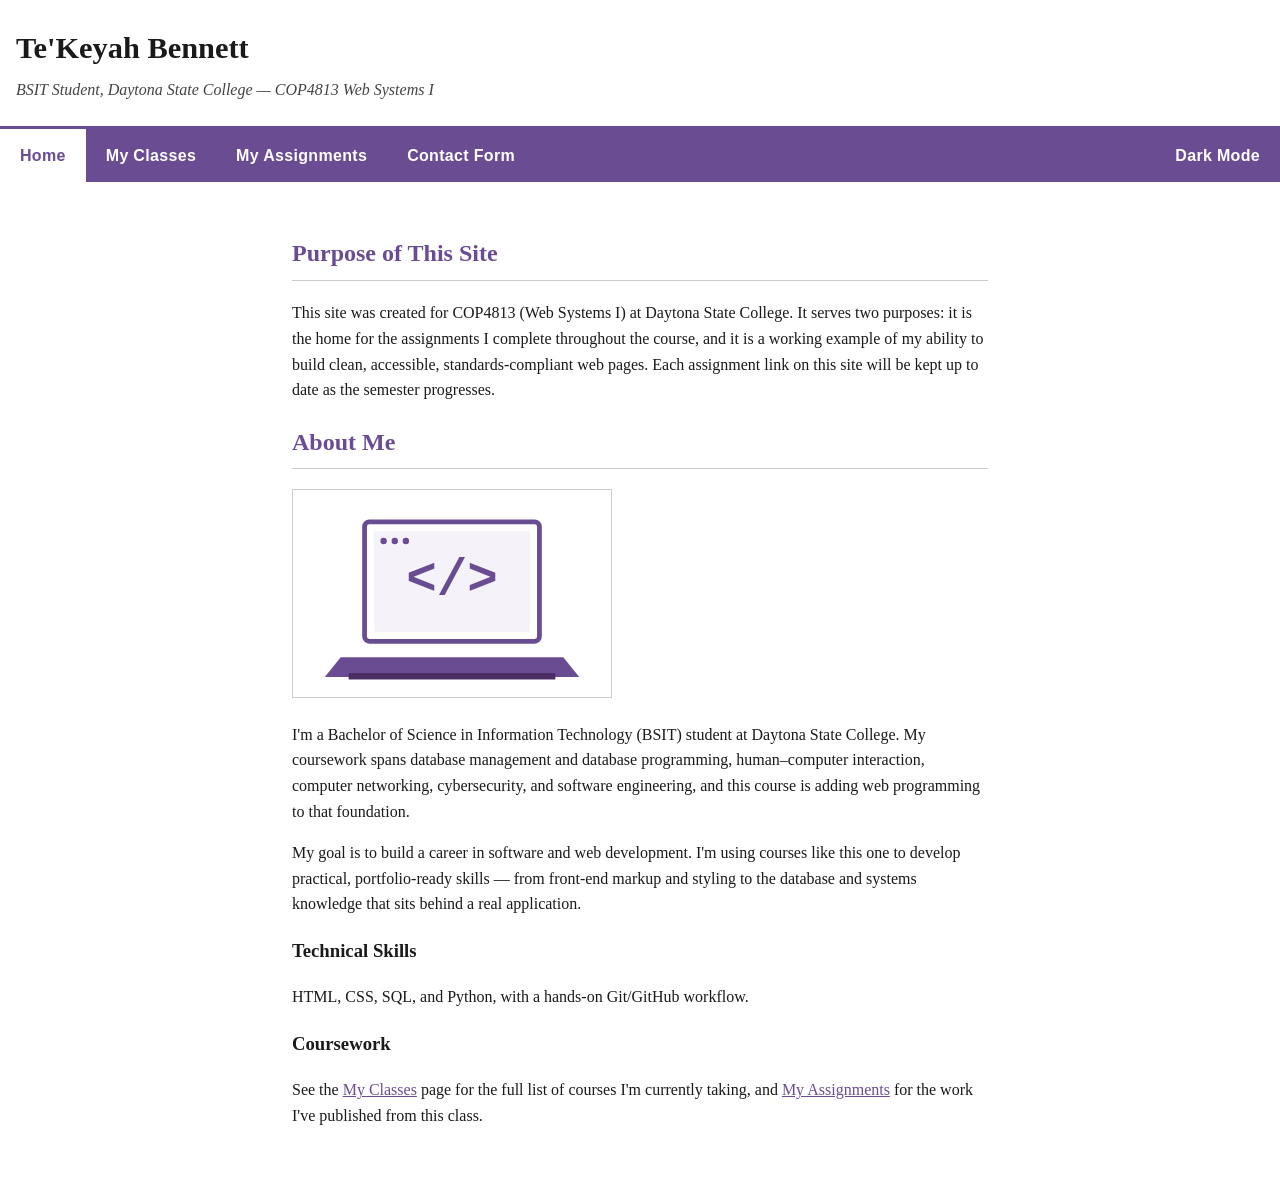
<file: index.html>
<!DOCTYPE html>
<html lang="en">
<head>
<meta charset="UTF-8">
<meta name="viewport" content="width=device-width, initial-scale=1.0">
<title>Te'Keyah Bennett | COP4813 Web Portfolio</title>
<meta name="description" content="Personal web site of Te'Keyah Bennett, a BSIT student at Daytona State College, built for COP4813 Web Systems I to showcase coursework and web development skills.">
<meta name="author" content="Te'Keyah Bennett">
<link rel="stylesheet" href="style.css">
</head>
<body>
<a class="skip-link" href="#main-content">Skip to main content</a>

<header>
<h1>Te'Keyah Bennett</h1>
<p class="tagline">BSIT Student, Daytona State College &mdash; COP4813 Web Systems I</p>
</header>

<nav class="main-nav" aria-label="Primary">
<ul>
<li><a href="index.html" aria-current="page">Home</a></li>
<li><a href="classes.html">My Classes</a></li>
<li><a href="assignments.html">My Assignments</a></li>
<li><a href="form.html">Contact Form</a></li>
<li class="theme-toggle-item"><button type="button" id="themeToggle" class="theme-toggle" aria-pressed="false">Dark Mode</button></li>
</ul>
</nav>

<main id="main-content">
<h2>Purpose of This Site</h2>
<p>
This site was created for COP4813 (Web Systems I) at Daytona State
College. It serves two purposes: it is the home for the assignments I
complete throughout the course, and it is a working example of my
ability to build clean, accessible, standards-compliant web pages.
Each assignment link on this site will be kept up to date as the
semester progresses.
</p>

<h2>About Me</h2>
<img src="site-graphic.svg" alt="Line illustration of a laptop displaying code brackets, representing web programming" width="320" height="208" class="about-graphic">
<p>
I'm a Bachelor of Science in Information Technology (BSIT) student at
Daytona State College. My coursework spans database management and
database programming, human&ndash;computer interaction, computer
networking, cybersecurity, and software engineering, and this course
is adding web programming to that foundation.
</p>
<p>
My goal is to build a career in software and web development. I'm
using courses like this one to develop practical, portfolio-ready
skills &mdash; from front-end markup and styling to the database and
systems knowledge that sits behind a real application.
</p>

<h3>Technical Skills</h3>
<p>HTML, CSS, SQL, and Python, with a hands-on Git/GitHub workflow.</p>

<h3>Coursework</h3>
<p>
See the <a href="classes.html">My Classes</a> page for the full list
of courses I'm currently taking, and <a href="assignments.html">My
Assignments</a> for the work I've published from this class.
</p>
</main>

<button type="button" id="backToTop" class="back-to-top" aria-label="Back to top">&uarr;</button>

<script src="script.js" defer></script>
</body>
</html>
</file>
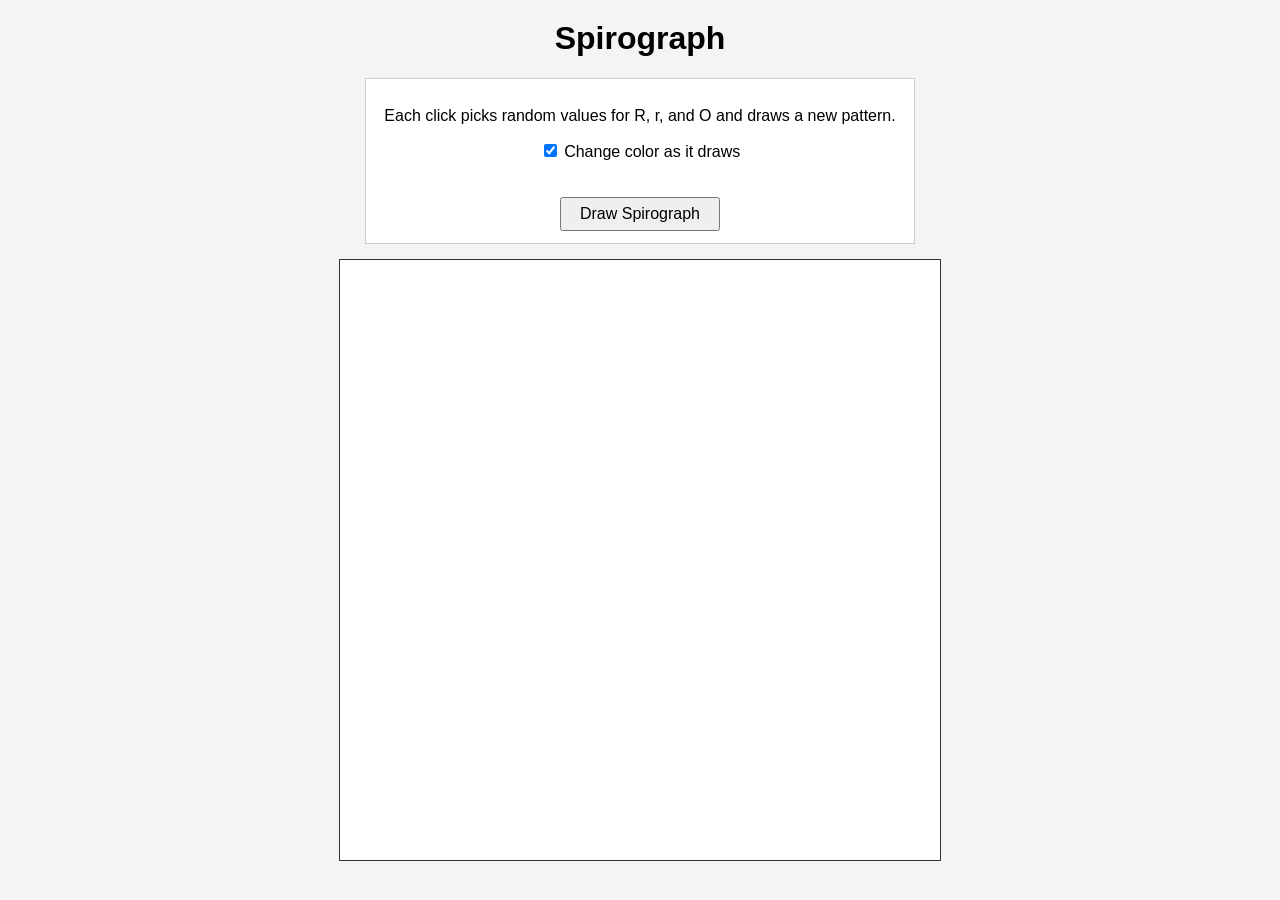
<file: assignment5.html>
<!DOCTYPE html>
<html lang="en">
<head>
<meta charset="UTF-8">
<meta name="viewport" content="width=device-width, initial-scale=1">
<title>Spirograph</title>
<style>
  body {
    font-family: Arial, Helvetica, sans-serif;
    background: #f4f4f4;
    margin: 0;
    padding: 20px;
    text-align: center;
  }
  h1 { margin-top: 0; }
  #controls {
    display: inline-block;
    background: #fff;
    border: 1px solid #ccc;
    padding: 12px 18px;
    margin-bottom: 15px;
  }
  #values { margin: 8px 0; min-height: 1.2em; }
  button { font-size: 1em; padding: 6px 18px; cursor: pointer; }
  canvas {
    background: #fff;
    border: 1px solid #333;
    max-width: 100%;
    height: auto;
  }
</style>
</head>
<body>

<h1>Spirograph</h1>

<div id="controls">
  <p>Each click picks random values for R, r, and O and draws a new pattern.</p>
  <label><input type="checkbox" id="changeColor" checked> Change color as it draws</label>
  <div id="values"></div>
  <button id="startBtn">Draw Spirograph</button>
</div>

<br>
<canvas id="canvas" width="600" height="600"></canvas>

<script>
var canvas = document.getElementById("canvas");
var ctx = canvas.getContext("2d");

var R, r, O;              // Spirograph values
var t;                    // current angle
var tMax;                 // angle where the pattern closes on itself
var x, y;                 // current pen position
var scale;                // shrinks/grows the drawing to fit the canvas
var hue;                  // current color (0-360)
var stepsPerFrame;
var animationId = null;

var dt = 0.05;            // how much t increases each step
var centerX = canvas.width / 2;
var centerY = canvas.height / 2;

// Random whole number from min to max (both included)
function randomInt(min, max) {
  return Math.floor(Math.random() * (max - min + 1)) + min;
}

// Greatest common divisor - used to find when the pattern repeats
function gcd(a, b) {
  while (b !== 0) {
    var temp = b;
    b = a % b;
    a = temp;
  }
  return a;
}

// Pick valid random values:
//   R from 60 to 150
//   r from 10 to R - 5   (r is always smaller than R)
//   O from 0 to r
// If r divides R too evenly the pattern only has 1 or 2 loops,
// so pick again until it has at least 3.
function pickRandomValues() {
  do {
    R = randomInt(60, 150);
    r = randomInt(10, R - 5);
  } while (r / gcd(R, r) < 3);
  O = randomInt(0, r);
}

// Spirograph equations from the assignment
function getPosition(t) {
  var px = (R + r) * Math.cos(t) - (r + O) * Math.cos(((R + r) / r) * t);
  var py = (R + r) * Math.sin(t) - (r + O) * Math.sin(((R + r) / r) * t);
  x = centerX + px * scale;
  y = centerY + py * scale;
}

// Draw one small line segment from the old pen position to the new one
function drawSegment() {
  ctx.beginPath();
  ctx.moveTo(x, y);
  t += dt;
  getPosition(t);
  ctx.lineTo(x, y);

  if (document.getElementById("changeColor").checked) {
    hue = (hue + 0.5) % 360;
    ctx.strokeStyle = "hsl(" + hue + ", 80%, 45%)";
  } else {
    ctx.strokeStyle = "#1a3d8f";
  }
  ctx.stroke();
}

// Runs once per animation frame and draws several segments each time
function animate() {
  for (var i = 0; i < stepsPerFrame; i++) {
    if (t >= tMax) {
      animationId = null;      // pattern is complete - stop drawing
      return;
    }
    drawSegment();
  }
  animationId = requestAnimationFrame(animate);
}

function startSpirograph() {
  // If a drawing is already running, stop it before starting over
  if (animationId !== null) {
    cancelAnimationFrame(animationId);
  }

  pickRandomValues();
  document.getElementById("values").textContent =
    "R = " + R + ", r = " + r + ", O = " + O;

  ctx.clearRect(0, 0, canvas.width, canvas.height);
  ctx.lineWidth = 1.5;

  // Largest distance the pen can reach is (R + r) + (r + O); fit it in the canvas
  scale = (canvas.width / 2 - 15) / (R + 2 * r + O);

  // The pattern closes after the inner circle makes r / gcd(R, r) trips around
  tMax = 2 * Math.PI * r / gcd(R, r);

  // Keep long patterns from taking forever (finish in roughly 10 seconds)
  var totalSteps = tMax / dt;
  stepsPerFrame = Math.max(3, Math.ceil(totalSteps / 600));

  t = 0;
  hue = Math.random() * 360;
  getPosition(t);
  animationId = requestAnimationFrame(animate);
}

document.getElementById("startBtn").addEventListener("click", startSpirograph);
</script>

</body>
</html>
</file>
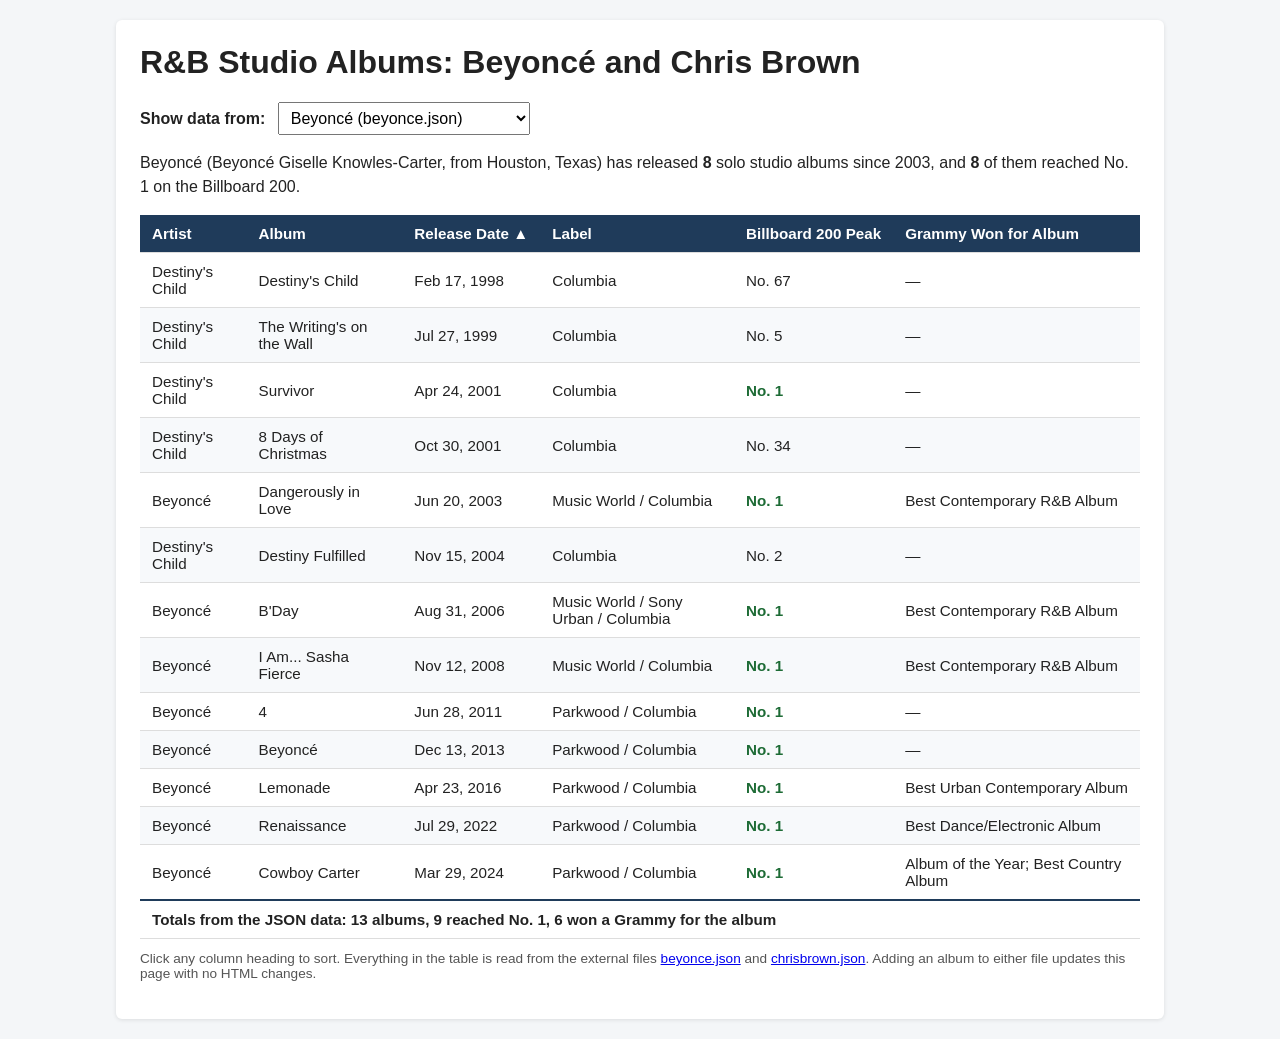
<file: assignment6.html>
<!DOCTYPE html>
<html lang="en">
<head>
  <meta charset="UTF-8">
  <meta name="viewport" content="width=device-width, initial-scale=1.0">
  <title>Assignment 6 - JSON</title>
  <style>
    body {
      font-family: Arial, Helvetica, sans-serif;
      margin: 0;
      padding: 20px;
      background: #f4f6f8;
      color: #222;
    }
    main {
      max-width: 1000px;
      margin: 0 auto;
      background: #fff;
      padding: 24px;
      border-radius: 6px;
      box-shadow: 0 1px 4px rgba(0, 0, 0, 0.1);
    }
    h1 { margin-top: 0; }
    .controls { margin: 0 0 16px 0; }
    .controls label { font-weight: bold; margin-right: 8px; }
    select { font-size: 1rem; padding: 6px 8px; }
    .summary { margin-bottom: 16px; line-height: 1.5; }
    .table-wrap { overflow-x: auto; }
    table {
      width: 100%;
      border-collapse: collapse;
      font-size: 0.95rem;
    }
    th, td {
      padding: 10px 12px;
      border-bottom: 1px solid #ddd;
      text-align: left;
    }
    th {
      background: #1f3b5a;
      color: #fff;
      cursor: pointer;
      user-select: none;
      white-space: nowrap;
    }
    th:hover { background: #2c5480; }
    tbody tr:nth-child(even) { background: #f7f9fb; }
    tfoot td { font-weight: bold; border-top: 2px solid #1f3b5a; }
    .number-one { color: #1d6b35; font-weight: bold; }
    .error { color: #a12622; font-weight: bold; }
    .note { font-size: 0.85rem; color: #555; margin-top: 12px; }
  </style>
</head>
<body>
  <main>
    <h1>R&amp;B Studio Albums: Beyoncé and Chris Brown</h1>

    <div class="controls">
      <label for="dataSelect">Show data from:</label>
      <select id="dataSelect">
        <option value="beyonce.json">Beyoncé (beyonce.json)</option>
        <option value="chrisbrown.json">Chris Brown (chrisbrown.json)</option>
        <option value="both">Both artists (both files)</option>
      </select>
    </div>

    <div class="summary" id="summary">Loading data...</div>

    <div class="table-wrap">
      <table>
        <thead><tr id="headerRow"></tr></thead>
        <tbody id="tableBody"></tbody>
        <tfoot id="tableFoot"></tfoot>
      </table>
    </div>

    <p class="note">Click any column heading to sort. Everything in the table is read from the external files
      <a href="beyonce.json">beyonce.json</a> and <a href="chrisbrown.json">chrisbrown.json</a>.
      Adding an album to either file updates this page with no HTML changes.</p>
  </main>

  <script>
    const FILES = ["beyonce.json", "chrisbrown.json"];

    // Columns shown in the table: key in the JSON object and heading text
    const COLUMNS = [
      { key: "artist", heading: "Artist" },
      { key: "title", heading: "Album" },
      { key: "releaseDate", heading: "Release Date" },
      { key: "label", heading: "Label" },
      { key: "billboard200Peak", heading: "Billboard 200 Peak" },
      { key: "albumGrammy", heading: "Grammy Won for Album" }
    ];

    let rows = [];            // albums currently displayed
    let showArtist = false;   // Artist column only when both files are shown
    let sortKey = null;
    let sortAscending = true;

    // Read one external JSON file and parse it into a JavaScript object
    function loadFile(fileName) {
      // "no-store" makes the browser get the newest copy, so edits to the JSON show up right away
      return fetch(fileName, { cache: "no-store" }).then(function (response) {
        if (!response.ok) {
          throw new Error("Could not load " + fileName + " (HTTP " + response.status + ")");
        }
        return response.text();
      }).then(function (text) {
        return JSON.parse(text);
      });
    }

    function showSelection(choice) {
      const fileList = (choice === "both") ? FILES : [choice];
      document.getElementById("summary").textContent = "Loading data...";

      Promise.all(fileList.map(loadFile))
        .then(function (artists) {
          rows = [];
          artists.forEach(function (a) {
            a.albums.forEach(function (album) {
              // Name shown in the Artist column: the group for group albums, otherwise the artist
              album.artist = album.creditedTo || a.artist;
              rows.push(album);
            });
          });
          // Show the Artist column whenever the table mixes more than one name
          const names = rows.map(function (r) { return r.artist; });
          showArtist = new Set(names).size > 1;
          sortKey = "releaseDate";
          sortAscending = true;
          sortRows();
          renderSummary(artists);
          renderTable();
        })
        .catch(function (err) {
          document.getElementById("summary").innerHTML = '<span class="error">' + err.message + "</span>";
          document.getElementById("tableBody").innerHTML = "";
          document.getElementById("tableFoot").innerHTML = "";
        });
    }

    function renderSummary(artists) {
      const parts = artists.map(function (a) {
        const solo = a.albums.filter(function (x) { return !x.creditedTo; });
        const numberOnes = solo.filter(function (x) { return x.billboard200Peak === 1; }).length;
        return a.artist + " (" + a.fullName + ", from " + a.hometown + ") has released <strong>" +
          solo.length + "</strong> solo studio albums since " + a.soloDebutYear +
          ", and <strong>" + numberOnes + "</strong> of them reached No. 1 on the Billboard 200.";
      });
      document.getElementById("summary").innerHTML = parts.join("<br>");
    }

    function visibleColumns() {
      return COLUMNS.filter(function (c) { return showArtist || c.key !== "artist"; });
    }

    function formatDate(isoDate) {
      const d = new Date(isoDate + "T00:00:00");
      return d.toLocaleDateString("en-US", { year: "numeric", month: "short", day: "numeric" });
    }

    function renderTable() {
      const cols = visibleColumns();

      // Header row
      const header = document.getElementById("headerRow");
      header.innerHTML = "";
      cols.forEach(function (c) {
        const th = document.createElement("th");
        const arrow = (c.key === sortKey) ? (sortAscending ? " ▲" : " ▼") : "";
        th.textContent = c.heading + arrow;
        th.addEventListener("click", function () {
          sortAscending = (sortKey === c.key) ? !sortAscending : true;
          sortKey = c.key;
          sortRows();
          renderTable();
        });
        header.appendChild(th);
      });

      // Body rows
      const body = document.getElementById("tableBody");
      body.innerHTML = "";
      rows.forEach(function (album) {
        const tr = document.createElement("tr");
        cols.forEach(function (c) {
          const td = document.createElement("td");
          let value = album[c.key];
          if (c.key === "releaseDate") value = formatDate(value);
          if (c.key === "billboard200Peak") {
            value = "No. " + value;
            if (album.billboard200Peak === 1) td.className = "number-one";
          }
          if (value === null) value = "—";
          td.textContent = value;
          tr.appendChild(td);
        });
        body.appendChild(tr);
      });

      // Totals calculated from the JSON data
      const numberOnes = rows.filter(function (a) { return a.billboard200Peak === 1; }).length;
      const grammyAlbums = rows.filter(function (a) { return a.albumGrammy !== null; }).length;
      document.getElementById("tableFoot").innerHTML =
        '<tr><td colspan="' + cols.length + '">Totals from the JSON data: ' + rows.length +
        " albums, " + numberOnes + " reached No. 1, " + grammyAlbums + " won a Grammy for the album</td></tr>";
    }

    function sortRows() {
      rows.sort(function (a, b) {
        let x = a[sortKey], y = b[sortKey];
        if (x === null) x = "";
        if (y === null) y = "";
        if (typeof x === "string") x = x.toLowerCase();
        if (typeof y === "string") y = y.toLowerCase();
        if (x < y) return sortAscending ? -1 : 1;
        if (x > y) return sortAscending ? 1 : -1;
        return 0;
      });
    }

    const select = document.getElementById("dataSelect");
    select.addEventListener("change", function () { showSelection(select.value); });
    showSelection(select.value);
  </script>
</body>
</html>
</file>
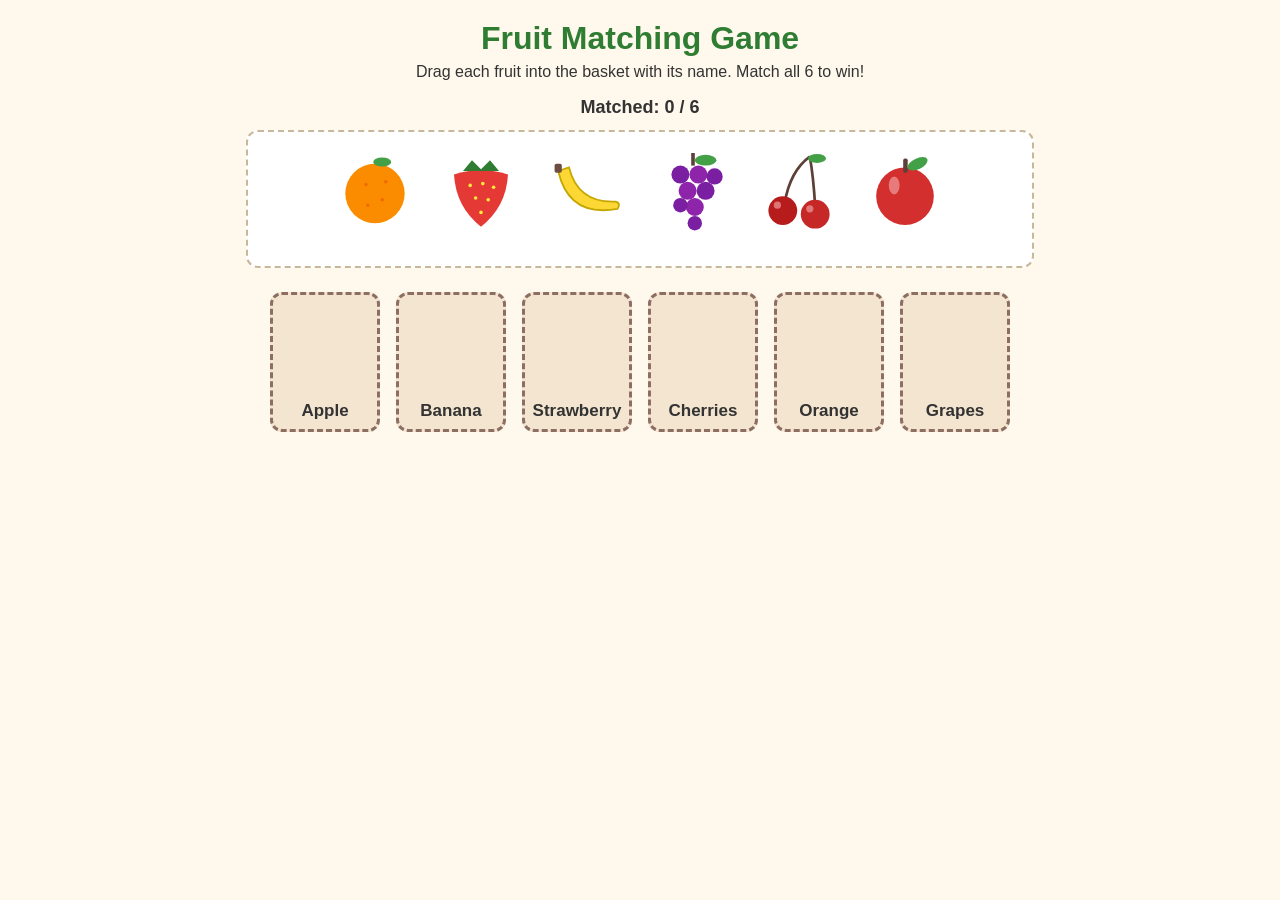
<file: assignment7.html>
<!DOCTYPE html>
<html lang="en">
<head>
<meta charset="UTF-8">
<meta name="viewport" content="width=device-width, initial-scale=1.0">
<title>Assignment 7 - Fruit Matching Game</title>
<style>
  body {
    font-family: Arial, Helvetica, sans-serif;
    background: #fff8ec;
    color: #333;
    margin: 0;
    padding: 20px;
    text-align: center;
  }
  h1 { margin: 0 0 6px; color: #2e7d32; }
  p.instructions { margin: 0 0 16px; }

  #score { font-size: 18px; font-weight: bold; margin-bottom: 12px; }

  #fruits {
    display: flex;
    flex-wrap: wrap;
    justify-content: center;
    gap: 16px;
    min-height: 110px;
    padding: 12px;
    margin: 0 auto 24px;
    max-width: 760px;
    border: 2px dashed #c8b89a;
    border-radius: 12px;
    background: #fff;
  }

  .fruit {
    width: 90px;
    height: 90px;
    cursor: grab;
    transition: transform 0.15s;
  }
  .fruit:hover { transform: scale(1.1); }
  .fruit.dragging { opacity: 0.4; }

  #baskets {
    display: flex;
    flex-wrap: wrap;
    justify-content: center;
    gap: 16px;
    max-width: 760px;
    margin: 0 auto;
  }

  .basket {
    width: 110px;
    height: 140px;
    border: 3px dashed #8d6e63;
    border-radius: 12px;
    background: #f3e5d0;
    display: flex;
    flex-direction: column;
    justify-content: space-between;
    align-items: center;
    padding: 8px 4px;
    box-sizing: border-box;
  }
  .basket .name { font-weight: bold; font-size: 17px; }
  .basket .slot { height: 90px; display: flex; align-items: center; }
  .basket .slot img { width: 80px; height: 80px; }
  .basket.over { background: #fff3b0; border-color: #f9a825; }
  .basket.matched { background: #c8e6c9; border: 3px solid #2e7d32; }
  .basket.wrong { background: #ffcdd2; border-color: #c62828; animation: shake 0.4s; }

  @keyframes shake {
    0%, 100% { transform: translateX(0); }
    25% { transform: translateX(-6px); }
    75% { transform: translateX(6px); }
  }

  #message {
    margin-top: 24px;
    min-height: 30px;
    font-size: 22px;
    font-weight: bold;
  }
  #message.good { color: #2e7d32; }
  #message.bad { color: #c62828; }

  #playAgain {
    display: none;
    margin-top: 12px;
    font-size: 16px;
    padding: 10px 22px;
    border: none;
    border-radius: 6px;
    background: #2e7d32;
    color: #fff;
    cursor: pointer;
  }
</style>
</head>
<body>

<h1>Fruit Matching Game</h1>
<p class="instructions">Drag each fruit into the basket with its name. Match all 6 to win!</p>

<div id="score">Matched: 0 / 6</div>

<div id="fruits"></div>
<div id="baskets"></div>

<div id="message"></div>
<button id="playAgain">Play Again</button>

<script>
  // ----- Fruit pictures (SVG images drawn with code) -----
  var FRUITS = [
    { id: "apple", name: "Apple", svg:
      '<circle cx="50" cy="58" r="32" fill="#d32f2f"/>' +
      '<rect x="48" y="16" width="5" height="16" rx="2" fill="#5d4037"/>' +
      '<ellipse cx="64" cy="22" rx="12" ry="6" fill="#43a047" transform="rotate(-25 64 22)"/>' +
      '<ellipse cx="38" cy="46" rx="6" ry="10" fill="#ef9a9a" opacity="0.7"/>' },
    { id: "banana", name: "Banana", svg:
      '<path d="M18 30 Q30 82 84 72 Q88 66 82 64 Q40 66 30 26 Z" fill="#fdd835" stroke="#c6a700" stroke-width="2"/>' +
      '<rect x="14" y="22" width="8" height="10" rx="2" fill="#6d4c41"/>' },
    { id: "grapes", name: "Grapes", svg:
      '<rect x="48" y="10" width="4" height="14" fill="#5d4037"/>' +
      '<ellipse cx="64" cy="18" rx="12" ry="6" fill="#43a047"/>' +
      '<circle cx="36" cy="34" r="10" fill="#7b1fa2"/><circle cx="56" cy="34" r="10" fill="#8e24aa"/><circle cx="74" cy="36" r="9" fill="#7b1fa2"/>' +
      '<circle cx="44" cy="52" r="10" fill="#8e24aa"/><circle cx="64" cy="52" r="10" fill="#7b1fa2"/>' +
      '<circle cx="52" cy="70" r="10" fill="#8e24aa"/><circle cx="36" cy="68" r="8" fill="#7b1fa2"/>' +
      '<circle cx="52" cy="88" r="8" fill="#7b1fa2"/>' },
    { id: "orange", name: "Orange", svg:
      '<circle cx="50" cy="55" r="33" fill="#fb8c00"/>' +
      '<circle cx="40" cy="45" r="2" fill="#ef6c00"/><circle cx="58" cy="62" r="2" fill="#ef6c00"/>' +
      '<circle cx="62" cy="42" r="2" fill="#ef6c00"/><circle cx="42" cy="68" r="2" fill="#ef6c00"/>' +
      '<ellipse cx="58" cy="20" rx="10" ry="5" fill="#43a047"/>' },
    { id: "strawberry", name: "Strawberry", svg:
      '<path d="M20 34 Q50 24 80 34 Q78 70 50 92 Q22 70 20 34 Z" fill="#e53935"/>' +
      '<path d="M30 30 L40 18 L50 28 L60 18 L70 30 Z" fill="#2e7d32"/>' +
      '<circle cx="38" cy="46" r="2" fill="#ffeb3b"/><circle cx="52" cy="44" r="2" fill="#ffeb3b"/><circle cx="64" cy="48" r="2" fill="#ffeb3b"/>' +
      '<circle cx="44" cy="60" r="2" fill="#ffeb3b"/><circle cx="58" cy="62" r="2" fill="#ffeb3b"/><circle cx="50" cy="76" r="2" fill="#ffeb3b"/>' },
    { id: "cherries", name: "Cherries", svg:
      '<path d="M34 66 Q40 30 62 14" stroke="#5d4037" stroke-width="3" fill="none"/>' +
      '<path d="M68 70 Q66 36 62 14" stroke="#5d4037" stroke-width="3" fill="none"/>' +
      '<ellipse cx="70" cy="16" rx="10" ry="5" fill="#43a047"/>' +
      '<circle cx="32" cy="74" r="16" fill="#b71c1c"/><circle cx="68" cy="78" r="16" fill="#c62828"/>' +
      '<circle cx="26" cy="68" r="4" fill="#ef9a9a" opacity="0.7"/><circle cx="62" cy="72" r="4" fill="#ef9a9a" opacity="0.7"/>' }
  ];

  var matched = 0;

  function makeFruitImage(fruit) {
    var svg = '<svg xmlns="http://www.w3.org/2000/svg" width="100" height="100" viewBox="0 0 100 100">' + fruit.svg + '</svg>';
    var img = document.createElement("img");
    img.src = "data:image/svg+xml;charset=utf-8," + encodeURIComponent(svg);
    img.alt = fruit.name;
    img.title = fruit.name;
    img.id = "fruit-" + fruit.id;
    img.className = "fruit";
    img.draggable = true;
    img.dataset.fruit = fruit.id;

    img.addEventListener("dragstart", function (e) {
      e.dataTransfer.setData("text/plain", img.id);
      e.dataTransfer.effectAllowed = "move";
      img.classList.add("dragging");
    });
    img.addEventListener("dragend", function () {
      img.classList.remove("dragging");
    });
    return img;
  }

  function makeBasket(fruit) {
    var basket = document.createElement("div");
    basket.className = "basket";
    basket.dataset.fruit = fruit.id;
    basket.innerHTML = '<div class="slot"></div><div class="name">' + fruit.name + '</div>';

    basket.addEventListener("dragover", function (e) {
      if (basket.classList.contains("matched")) return;
      e.preventDefault();                // allow a drop here
      e.dataTransfer.dropEffect = "move";
    });
    basket.addEventListener("dragenter", function (e) {
      if (basket.classList.contains("matched")) return;
      e.preventDefault();
      basket.classList.add("over");
    });
    basket.addEventListener("dragleave", function () {
      basket.classList.remove("over");
    });

    // ----- The triggered event when a fruit is dropped -----
    basket.addEventListener("drop", function (e) {
      e.preventDefault();
      basket.classList.remove("over");

      var img = document.getElementById(e.dataTransfer.getData("text/plain"));
      if (!img) return;

      if (img.dataset.fruit === basket.dataset.fruit) {
        // Correct match: lock the fruit into the basket
        basket.querySelector(".slot").appendChild(img);
        img.draggable = false;
        img.classList.remove("dragging");
        img.style.cursor = "default";
        basket.classList.add("matched");
        matched++;
        document.getElementById("score").textContent = "Matched: " + matched + " / " + FRUITS.length;

        if (matched === FRUITS.length) {
          showMessage("You matched all " + FRUITS.length + " fruits! Great job!", "good");
          document.getElementById("playAgain").style.display = "inline-block";
        } else {
          showMessage("Match! That's the " + img.alt + ".", "good");
        }
      } else {
        // Wrong match: fruit stays where it was
        showMessage("Oops! That's not " + basket.querySelector(".name").textContent + ". Try again.", "bad");
        basket.classList.remove("wrong");
        void basket.offsetWidth;          // restart the shake animation
        basket.classList.add("wrong");
        setTimeout(function () { basket.classList.remove("wrong"); }, 600);
      }
    });
    return basket;
  }

  function shuffle(list) {
    var a = list.slice();
    for (var i = a.length - 1; i > 0; i--) {
      var j = Math.floor(Math.random() * (i + 1));
      var t = a[i]; a[i] = a[j]; a[j] = t;
    }
    return a;
  }

  function showMessage(text, type) {
    var m = document.getElementById("message");
    m.textContent = text;
    m.className = type || "";
  }

  function startGame() {
    matched = 0;
    document.getElementById("score").textContent = "Matched: 0 / " + FRUITS.length;
    showMessage("");
    document.getElementById("playAgain").style.display = "none";

    var fruitArea = document.getElementById("fruits");
    var basketArea = document.getElementById("baskets");
    fruitArea.innerHTML = "";
    basketArea.innerHTML = "";

    // Fruits and baskets are shuffled separately so they don't line up
    shuffle(FRUITS).forEach(function (f) { fruitArea.appendChild(makeFruitImage(f)); });
    shuffle(FRUITS).forEach(function (f) { basketArea.appendChild(makeBasket(f)); });
  }

  document.getElementById("playAgain").addEventListener("click", startGame);
  startGame();
</script>
</body>
</html>
</file>
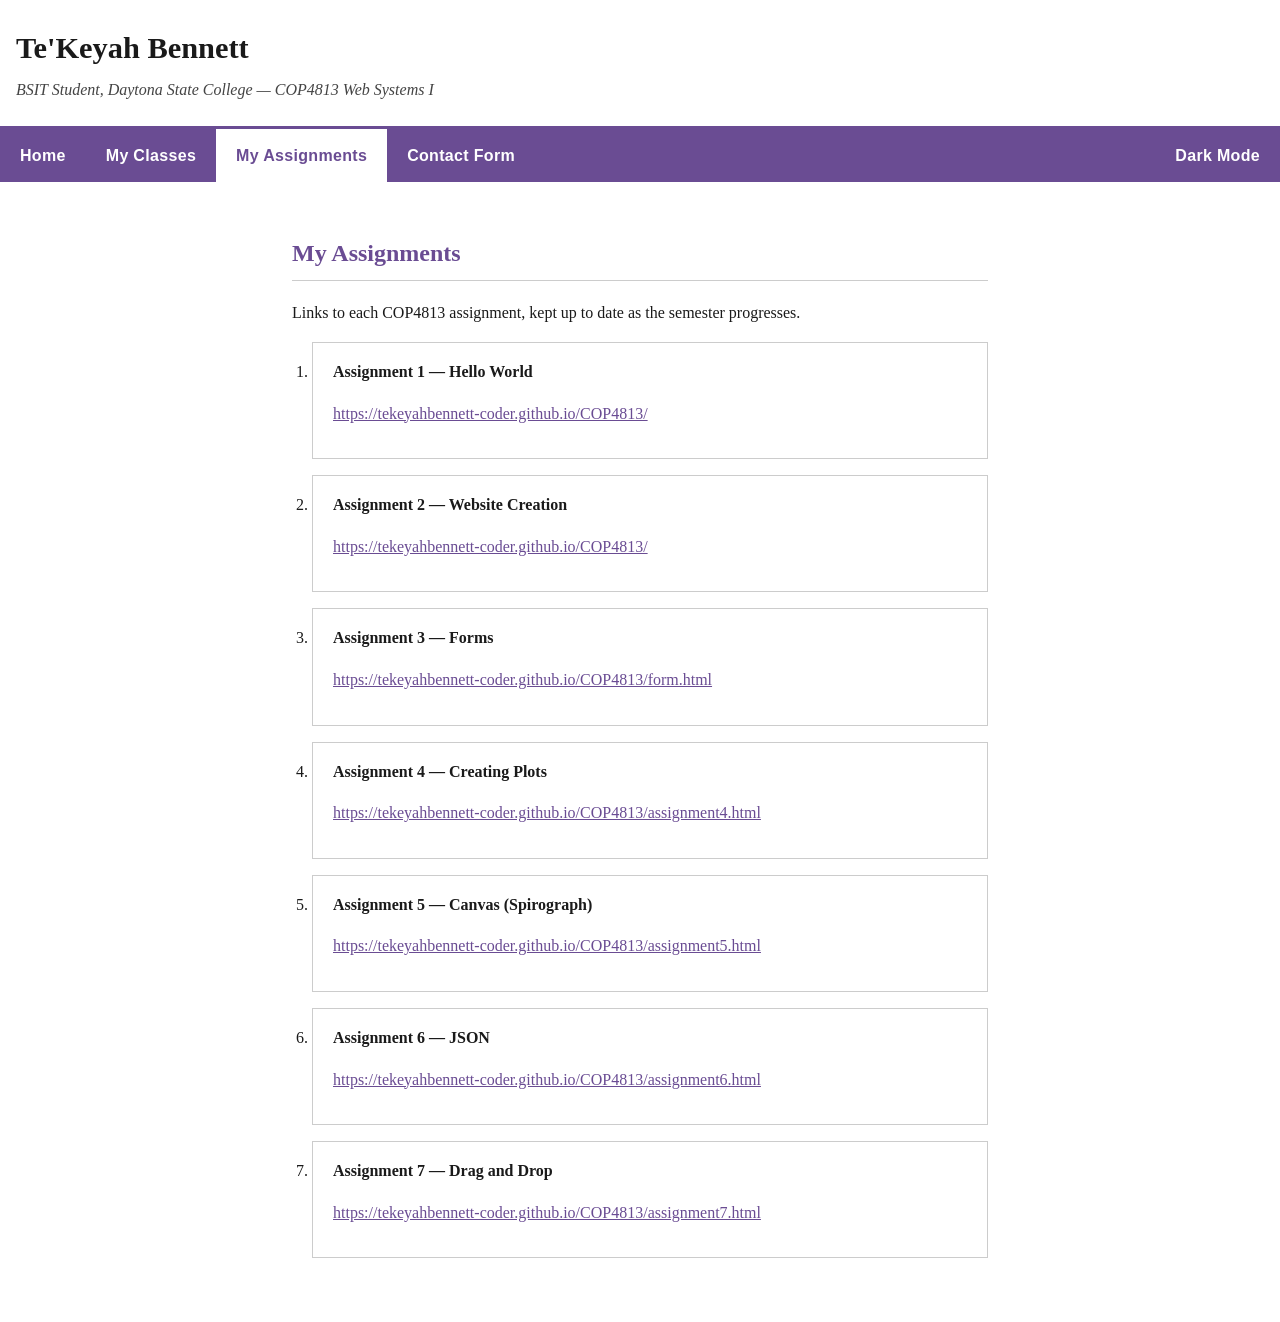
<file: assignments.html>
<!DOCTYPE html>
<html lang="en">
<head>
<meta charset="UTF-8">
<meta name="viewport" content="width=device-width, initial-scale=1.0">
<title>My Assignments | Te'Keyah Bennett</title>
<meta name="description" content="Assignment links for Te'Keyah Bennett's COP4813 Web Systems I course at Daytona State College.">
<meta name="author" content="Te'Keyah Bennett">
<link rel="stylesheet" href="style.css">
</head>
<body>
<a class="skip-link" href="#main-content">Skip to main content</a>

<header>
<h1>Te'Keyah Bennett</h1>
<p class="tagline">BSIT Student, Daytona State College &mdash; COP4813 Web Systems I</p>
</header>

<nav class="main-nav" aria-label="Primary">
<ul>
<li><a href="index.html">Home</a></li>
<li><a href="classes.html">My Classes</a></li>
<li><a href="assignments.html" aria-current="page">My Assignments</a></li>
<li><a href="form.html">Contact Form</a></li>
<li class="theme-toggle-item"><button type="button" id="themeToggle" class="theme-toggle" aria-pressed="false">Dark Mode</button></li>
</ul>
</nav>

<main id="main-content">
<h2>My Assignments</h2>
<p>
Links to each COP4813 assignment, kept up to date as the semester
progresses.
</p>

<ol class="plain-list">
<li class="card">
<strong>Assignment 1 &mdash; Hello World</strong>
<p>
<a href="https://tekeyahbennett-coder.github.io/COP4813/">
https://tekeyahbennett-coder.github.io/COP4813/</a>
</p>
</li>
<li class="card">
<strong>Assignment 2 &mdash; Website Creation</strong>
<p>
<a href="https://tekeyahbennett-coder.github.io/COP4813/">
https://tekeyahbennett-coder.github.io/COP4813/</a>
</p>
</li>
<li class="card">
<strong>Assignment 3 &mdash; Forms</strong>
<p>
<a href="form.html">https://tekeyahbennett-coder.github.io/COP4813/form.html</a>
</p>
</li>
<li class="card">
<strong>Assignment 4 &mdash; Creating Plots</strong>
<p>
<a href="assignment4.html">https://tekeyahbennett-coder.github.io/COP4813/assignment4.html</a>
</p>
</li>
<li class="card">
<strong>Assignment 5 &mdash; Canvas (Spirograph)</strong>
<p>
<a href="assignment5.html">https://tekeyahbennett-coder.github.io/COP4813/assignment5.html</a>
</p>
</li>
<li class="card">
<strong>Assignment 6 &mdash; JSON</strong>
<p>
<a href="assignment6.html">https://tekeyahbennett-coder.github.io/COP4813/assignment6.html</a>
</p>
</li>
<li class="card">
<strong>Assignment 7 &mdash; Drag and Drop</strong>
<p>
<a href="assignment7.html">https://tekeyahbennett-coder.github.io/COP4813/assignment7.html</a>
</p>
</li>
</ol>
</main>

<button type="button" id="backToTop" class="back-to-top" aria-label="Back to top">&uarr;</button>

<script src="script.js" defer></script>
</body>
</html>
</file>
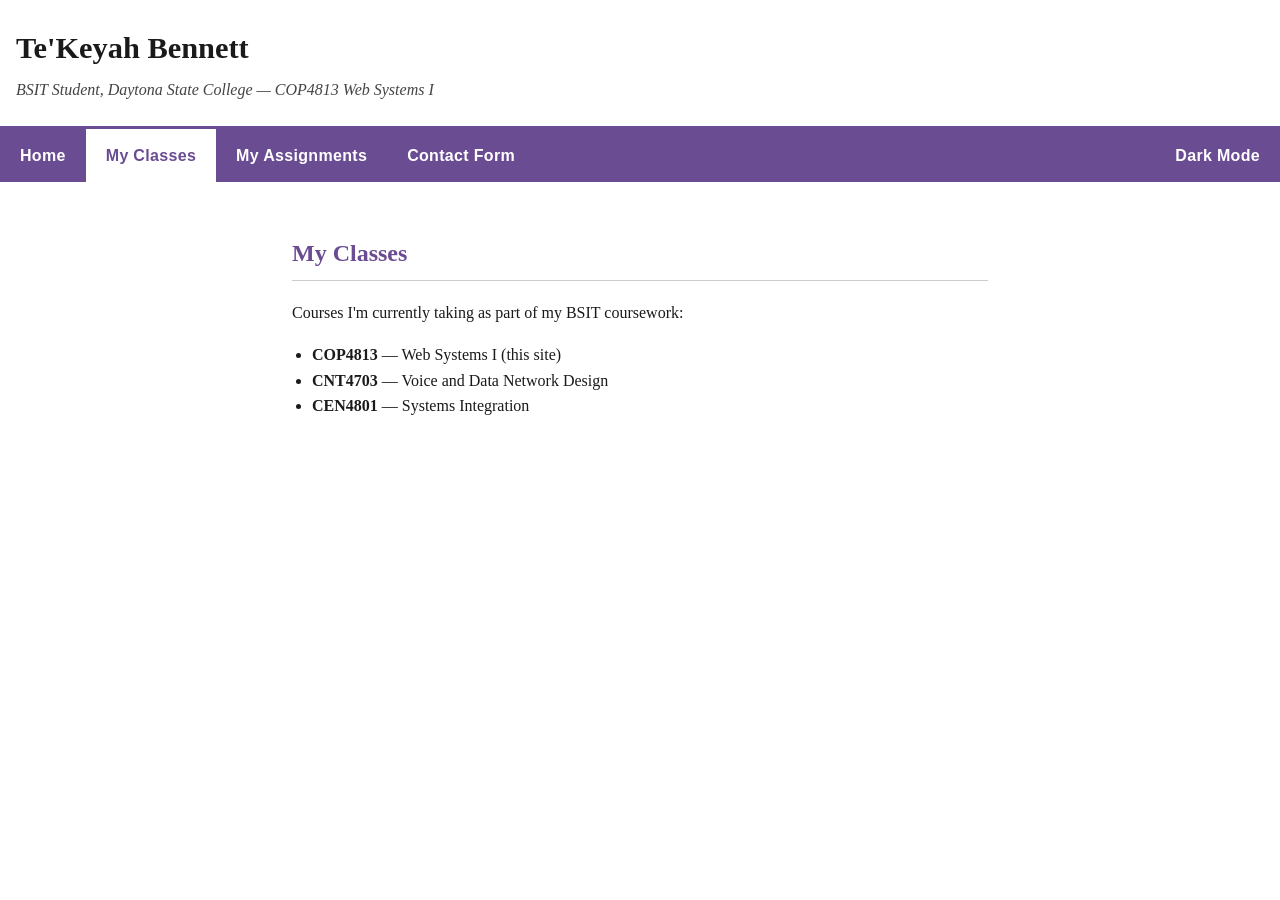
<file: classes.html>
<!DOCTYPE html>
<html lang="en">
<head>
<meta charset="UTF-8">
<meta name="viewport" content="width=device-width, initial-scale=1.0">
<title>My Classes | Te'Keyah Bennett</title>
<meta name="description" content="Courses Te'Keyah Bennett is taking as part of the BSIT program at Daytona State College.">
<meta name="author" content="Te'Keyah Bennett">
<link rel="stylesheet" href="style.css">
</head>
<body>
<a class="skip-link" href="#main-content">Skip to main content</a>

<header>
<h1>Te'Keyah Bennett</h1>
<p class="tagline">BSIT Student, Daytona State College &mdash; COP4813 Web Systems I</p>
</header>

<nav class="main-nav" aria-label="Primary">
<ul>
<li><a href="index.html">Home</a></li>
<li><a href="classes.html" aria-current="page">My Classes</a></li>
<li><a href="assignments.html">My Assignments</a></li>
<li><a href="form.html">Contact Form</a></li>
<li class="theme-toggle-item"><button type="button" id="themeToggle" class="theme-toggle" aria-pressed="false">Dark Mode</button></li>
</ul>
</nav>

<main id="main-content">
<h2>My Classes</h2>
<p>Courses I'm currently taking as part of my BSIT coursework:</p>

<ul class="plain-list">
<li><strong>COP4813</strong> &mdash; Web Systems I (this site)</li>
<li><strong>CNT4703</strong> &mdash; Voice and Data Network Design</li>
<li><strong>CEN4801</strong> &mdash; Systems Integration</li>
</ul>
</main>

<button type="button" id="backToTop" class="back-to-top" aria-label="Back to top">&uarr;</button>

<script src="script.js" defer></script>
</body>
</html>
</file>
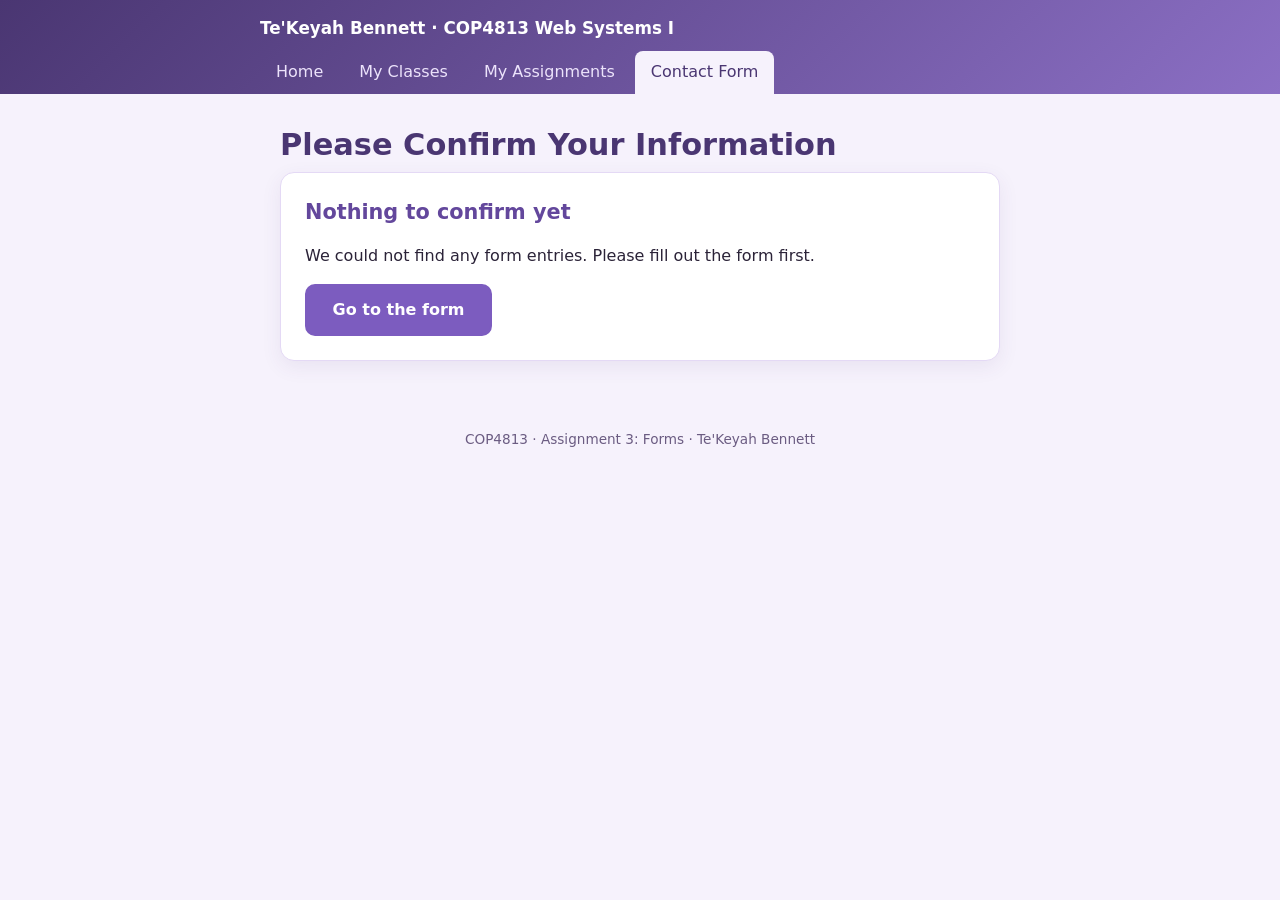
<file: confirm.html>
<!DOCTYPE html>
<html lang="en">
<head>
  <meta charset="UTF-8">
  <meta name="viewport" content="width=device-width, initial-scale=1.0">
  <meta name="author" content="Te'Keyah Bennett">
  <meta name="description" content="Confirmation page for the COP4813 Assignment 3 contact form.">
  <title>Confirm Your Information | Te'Keyah Bennett</title>
  <style>
    :root {
      --navy: #4a3672;
      --blue: #8b6fc4;
      --teal: #7c5cbf;
      --teal-dark: #63479c;
      --bg: #f6f2fc;
      --card: #ffffff;
      --text: #2b2338;
      --muted: #6b5c82;
      --border: #ddd0f0;
      --ok: #067647;
      --focus: #7c5cbf;
    }
    * { box-sizing: border-box; }
    body {
      margin: 0;
      font-family: "Segoe UI", system-ui, -apple-system, Roboto, Helvetica, Arial, sans-serif;
      background: var(--bg);
      color: var(--text);
      line-height: 1.5;
    }
    .skip-link {
      position: absolute; left: -999px; top: 0;
      background: #fff; color: var(--navy); padding: .6rem 1rem; z-index: 10;
    }
    .skip-link:focus { left: 0; }

    header.site {
      background: linear-gradient(135deg, var(--navy), var(--blue));
      color: #fff;
      padding: 1rem 1.25rem 0;
    }
    header.site .brand { max-width: 760px; margin: 0 auto; font-weight: 600; font-size: 1.05rem; }
    nav ul {
      max-width: 760px; margin: .6rem auto 0; padding: 0; list-style: none;
      display: flex; flex-wrap: wrap; gap: .25rem;
    }
    nav a {
      display: block; padding: .6rem 1rem; color: #ece3fb; text-decoration: none;
      border-radius: 8px 8px 0 0; font-weight: 500;
    }
    nav a:hover { background: rgba(255,255,255,.15); color: #fff; }
    nav a[aria-current="page"] { background: var(--bg); color: var(--navy); }
    nav a:focus-visible { outline: 3px solid #fff; outline-offset: -3px; }

    main { max-width: 760px; margin: 0 auto; padding: 1.75rem 1.25rem 3rem; }
    h1 { margin: 0 0 .25rem; font-size: 1.9rem; color: var(--navy); }
    h2 { margin: 0 0 .5rem; font-size: 1.3rem; color: var(--teal-dark); }
    .lead { margin: 0 0 1.5rem; color: var(--muted); }
    @media (max-width: 620px) { h1 { font-size: 1.6rem; } }

    .card {
      background: var(--card); border: 1px solid #e4d9f5; border-radius: 14px;
      padding: 1.5rem; box-shadow: 0 6px 20px rgba(74, 54, 114, .08); margin-bottom: 1.25rem;
    }
    dl { margin: 0; }
    .item { display: grid; grid-template-columns: 11rem 1fr; gap: .25rem 1rem; padding: .75rem 0; border-bottom: 1px solid #ece2f8; }
    .item:last-child { border-bottom: 0; }
    dt { font-weight: 700; color: var(--navy); }
    dd { margin: 0; overflow-wrap: anywhere; white-space: pre-wrap; }
    @media (max-width: 560px) { .item { grid-template-columns: 1fr; } }

    .actions { display: flex; gap: .75rem; flex-wrap: wrap; align-items: center; }
    button.primary, a.button {
      display: inline-block; font: inherit; font-weight: 700; cursor: pointer;
      background: var(--teal); color: #fff; border: 2px solid var(--teal);
      border-radius: 10px; padding: .75rem 1.6rem; text-decoration: none;
    }
    button.primary:hover, a.button:hover { background: var(--teal-dark); border-color: var(--teal-dark); }
    a.secondary, button.secondary {
      display: inline-block; font: inherit; font-weight: 600; cursor: pointer; background: #fff; color: var(--navy);
      border: 2px solid var(--border); border-radius: 10px; padding: .75rem 1.4rem; text-decoration: none;
    }
    a.secondary:hover, button.secondary:hover { border-color: var(--navy); }
    button:focus-visible, a:focus-visible { outline: 3px solid var(--focus); outline-offset: 2px; }

    .thanks { border-left: 6px solid var(--ok); }
    .thanks p { margin: .4rem 0; }
    .thanks[hidden], #details[hidden], #empty[hidden] { display: none; }
    .copied { color: var(--ok); font-weight: 600; margin-left: .25rem; }
    footer { text-align: center; color: var(--muted); font-size: .85rem; padding: 0 1rem 2rem; }
  </style>
</head>
<body>
  <a class="skip-link" href="#main-content">Skip to main content</a>

  <header class="site">
    <div class="brand">Te'Keyah Bennett &middot; COP4813 Web Systems I</div>
    <nav aria-label="Main">
      <ul>
        <li><a href="index.html">Home</a></li>
        <li><a href="classes.html">My Classes</a></li>
        <li><a href="assignments.html">My Assignments</a></li>
        <li><a href="form.html" aria-current="page">Contact Form</a></li>
      </ul>
    </nav>
  </header>

  <main id="main-content">
    <h1>Please Confirm Your Information</h1>

    <!-- Shown when there is nothing to confirm (page opened directly) -->
    <div id="empty" class="card" hidden>
      <h2>Nothing to confirm yet</h2>
      <p>We could not find any form entries. Please fill out the form first.</p>
      <a class="button" href="form.html">Go to the form</a>
    </div>

    <section id="details" hidden>
      <p class="lead" id="lead">Check that everything below is correct. If it is, press <strong>Confirm and send</strong>. If not, press <strong>Edit my information</strong> to fix it.</p>

      <div class="card">
        <dl id="summary"></dl>
      </div>

      <!--
        The form action uses mailto: so the answers go to the email address below.
        The hidden fields are filled in by the script from the information entered on form.html.
      -->
      <form id="sendForm" action="mailto:tekeyahbennett@gmail.com?subject=COP4813%20Assignment%203%20Form%20Submission" method="post" enctype="text/plain">
        <div id="hiddenFields"></div>
        <div class="actions" id="actions">
          <button type="submit" class="primary">Confirm and send</button>
          <a class="secondary" href="form.html">Edit my information</a>
        </div>
      </form>
    </section>

    <section id="thanks" class="card thanks" hidden aria-live="polite">
      <h2>Thank you, <span id="thanksName"></span>!</h2>
      <p>Your email program should have opened with your information ready to send. Press <strong>Send</strong> in that window to finish.</p>
      <p>If nothing opened, copy your details and email them to <a href="mailto:tekeyahbennett@gmail.com">tekeyahbennett@gmail.com</a>.</p>
      <div class="actions" style="margin-top:.75rem;">
        <button type="button" class="secondary" id="copyBtn">Copy my details</button>
        <span id="copiedMsg" class="copied" role="status"></span>
        <a class="secondary" href="form.html" id="newForm">Fill out a new form</a>
      </div>
    </section>
  </main>

  <footer>COP4813 &middot; Assignment 3: Forms &middot; Te'Keyah Bennett</footer>

  <script>
  (function () {
    "use strict";
    var $ = function (id) { return document.getElementById(id); };

    var STATES = {
      AL:"Alabama",AK:"Alaska",AZ:"Arizona",AR:"Arkansas",CA:"California",CO:"Colorado",CT:"Connecticut",
      DE:"Delaware",DC:"District of Columbia",FL:"Florida",GA:"Georgia",HI:"Hawaii",ID:"Idaho",IL:"Illinois",
      IN:"Indiana",IA:"Iowa",KS:"Kansas",KY:"Kentucky",LA:"Louisiana",ME:"Maine",MD:"Maryland",
      MA:"Massachusetts",MI:"Michigan",MN:"Minnesota",MS:"Mississippi",MO:"Missouri",MT:"Montana",
      NE:"Nebraska",NV:"Nevada",NH:"New Hampshire",NJ:"New Jersey",NM:"New Mexico",NY:"New York",
      NC:"North Carolina",ND:"North Dakota",OH:"Ohio",OK:"Oklahoma",OR:"Oregon",PA:"Pennsylvania",
      RI:"Rhode Island",SC:"South Carolina",SD:"South Dakota",TN:"Tennessee",TX:"Texas",UT:"Utah",
      VT:"Vermont",VA:"Virginia",WA:"Washington",WV:"West Virginia",WI:"Wisconsin",WY:"Wyoming"
    };

    // Load what the user entered on form.html
    var data = null, json = null;
    try { json = sessionStorage.getItem("cop4813_form"); } catch (e) {}
    if (!json) {
      try {
        var p = new URLSearchParams(location.search).get("d");
        if (p) json = decodeURIComponent(escape(atob(p)));
      } catch (e) {}
    }
    try { data = json ? JSON.parse(json) : null; } catch (e) { data = null; }

    var required = ["firstname", "lastname", "address", "city", "state", "zip", "phone", "email", "birthdate", "message", "confirm"];
    var ok = data && required.every(function (k) { return typeof data[k] === "string" && data[k] !== ""; });

    if (!ok) { $("empty").hidden = false; return; }

    // Rows shown to the user (textContent is used everywhere, so nothing typed can run as code)
    var rows = [
      ["Name", data.firstname + " " + data.lastname],
      ["Street address", data.address],
      data.address2 ? ["Apt / Suite", data.address2] : null,
      ["City", data.city],
      ["State", (STATES[data.state] ? STATES[data.state] + " (" + data.state + ")" : data.state)],
      ["ZIP code", data.zip],
      ["Phone", data.phone],
      ["Email", data.email],
      ["Birth date", data.birthdate],
      ["Message", data.message],
      ["Human check", data.confirm]
    ].filter(Boolean);

    var dl = $("summary");
    rows.forEach(function (r) {
      var wrap = document.createElement("div");
      wrap.className = "item";
      var dt = document.createElement("dt"); dt.textContent = r[0];
      var dd = document.createElement("dd"); dd.textContent = r[1];
      wrap.appendChild(dt); wrap.appendChild(dd);
      dl.appendChild(wrap);
    });

    // Hidden inputs so the mailto form sends every field
    var order = ["firstname", "lastname", "address", "address2", "city", "state", "zip", "phone", "email", "birthdate", "message", "confirm"];
    var hidden = $("hiddenFields");
    order.forEach(function (k) {
      var inp = document.createElement("input");
      inp.type = "hidden"; inp.name = k; inp.value = data[k] || "";
      hidden.appendChild(inp);
    });

    $("details").hidden = false;

    // Plain-text copy of the details (used for the "Copy my details" fallback)
    function asText() {
      return order.map(function (k) { return k + ": " + (data[k] || ""); }).join("\n");
    }

    // After Confirm and send: the email program opens, so show a thank-you note
    $("sendForm").addEventListener("submit", function () {
      setTimeout(function () {
        $("thanksName").textContent = data.firstname;
        $("details").hidden = true;
        $("thanks").hidden = false;
        window.scrollTo(0, 0);
      }, 400);
    });

    $("copyBtn").addEventListener("click", function () {
      var msg = $("copiedMsg");
      function done(text) { msg.textContent = text; setTimeout(function () { msg.textContent = ""; }, 3000); }
      if (navigator.clipboard && navigator.clipboard.writeText) {
        navigator.clipboard.writeText(asText()).then(function () { done("Copied!"); }, function () { done("Copy failed. Select and copy the details above instead."); });
      } else {
        var ta = document.createElement("textarea");
        ta.value = asText(); document.body.appendChild(ta); ta.select();
        try { document.execCommand("copy"); done("Copied!"); } catch (e) { done("Copy failed."); }
        document.body.removeChild(ta);
      }
    });

    // Starting a new form clears the saved entries
    $("newForm").addEventListener("click", function () {
      try { sessionStorage.removeItem("cop4813_form"); } catch (e) {}
    });
  })();
  </script>
</body>
</html>
</file>
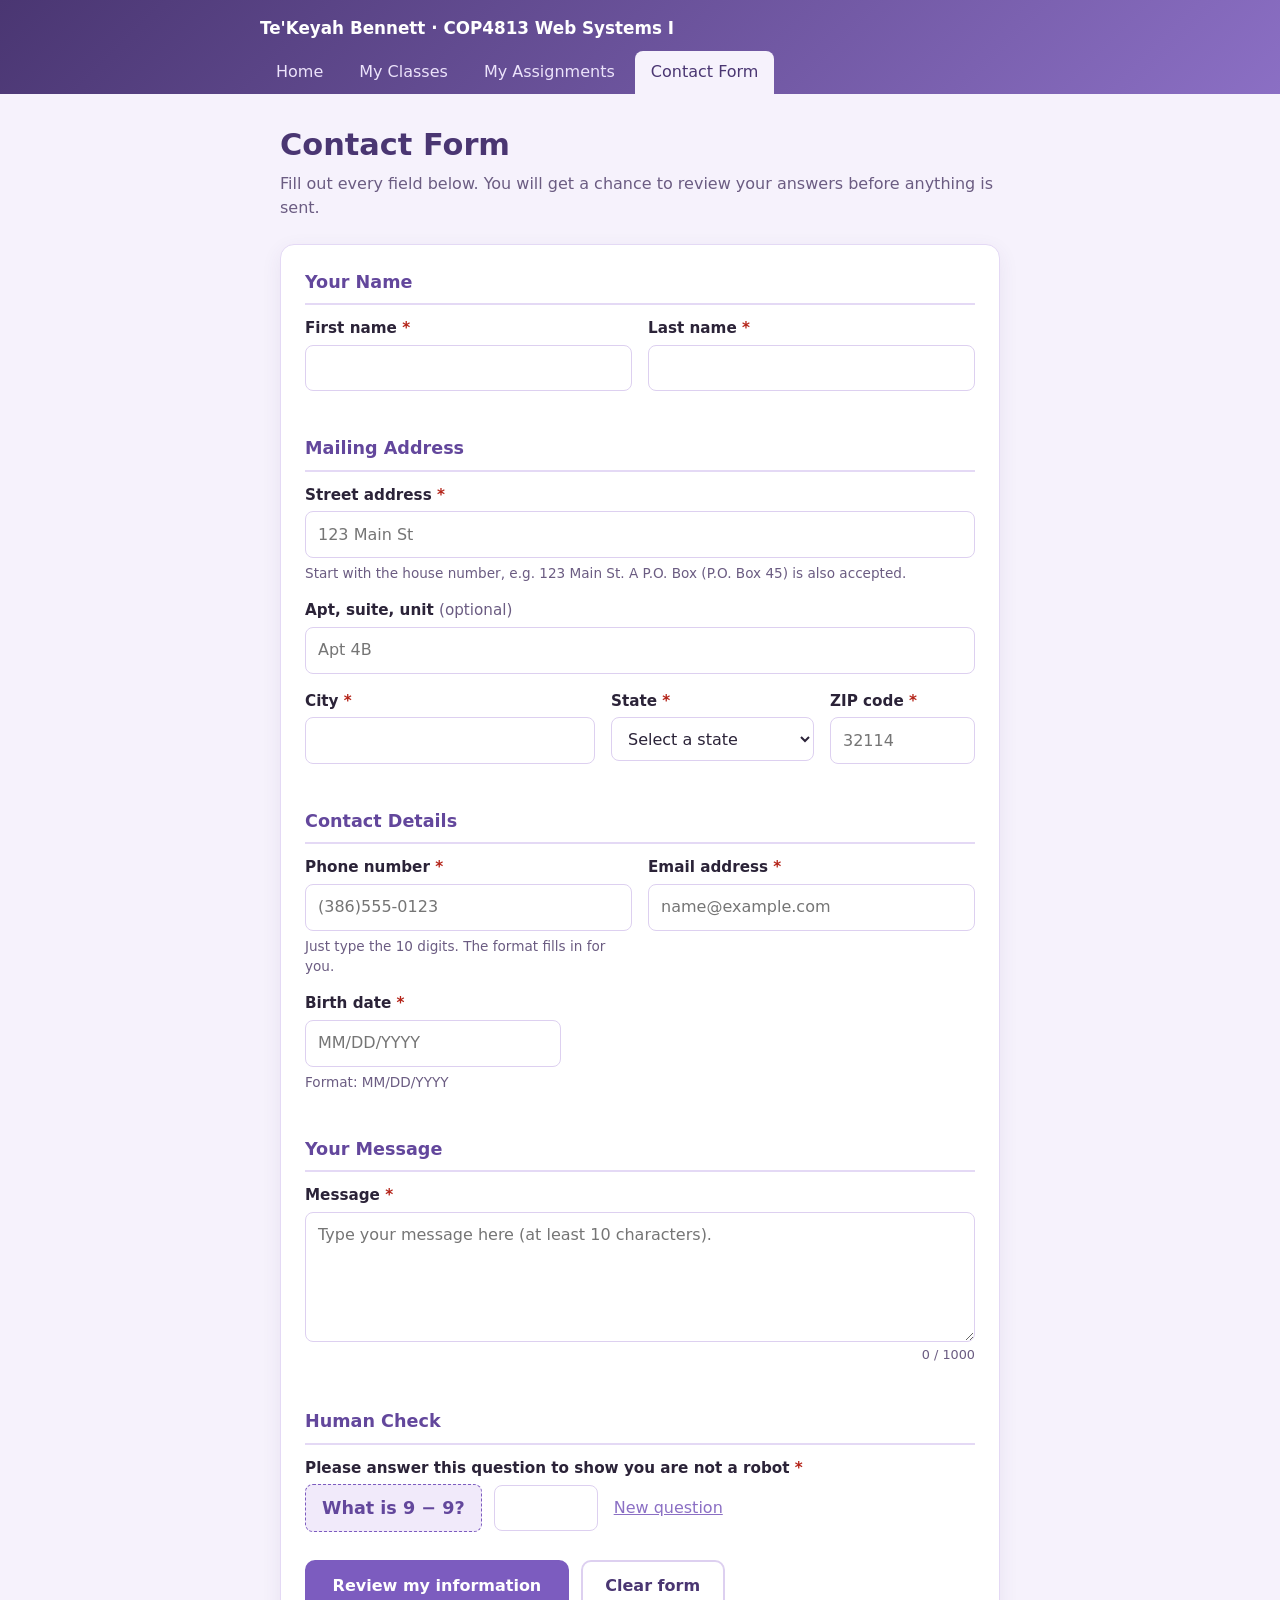
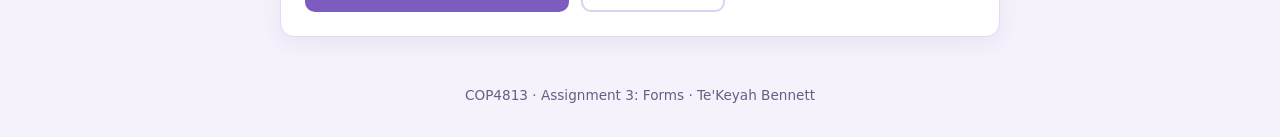
<file: form.html>
<!DOCTYPE html>
<html lang="en">
<head>
  <meta charset="UTF-8">
  <meta name="viewport" content="width=device-width, initial-scale=1.0">
  <meta name="author" content="Te'Keyah Bennett">
  <meta name="description" content="Contact form for COP4813 Assignment 3, built with HTML5 and JavaScript validation.">
  <title>Contact Form | Te'Keyah Bennett</title>
  <style>
    :root {
      --navy: #4a3672;
      --blue: #8b6fc4;
      --teal: #7c5cbf;
      --teal-dark: #63479c;
      --bg: #f6f2fc;
      --card: #ffffff;
      --text: #2b2338;
      --muted: #6b5c82;
      --border: #ddd0f0;
      --error: #b42318;
      --error-bg: #fef3f2;
      --ok: #067647;
      --focus: #7c5cbf;
    }
    * { box-sizing: border-box; }
    body {
      margin: 0;
      font-family: "Segoe UI", system-ui, -apple-system, Roboto, Helvetica, Arial, sans-serif;
      background: var(--bg);
      color: var(--text);
      line-height: 1.5;
    }
    .skip-link {
      position: absolute; left: -999px; top: 0;
      background: #fff; color: var(--navy); padding: .6rem 1rem; z-index: 10;
    }
    .skip-link:focus { left: 0; }

    header.site {
      background: linear-gradient(135deg, var(--navy), var(--blue));
      color: #fff;
      padding: 1rem 1.25rem 0;
    }
    header.site .brand { max-width: 760px; margin: 0 auto; font-weight: 600; font-size: 1.05rem; }
    nav ul {
      max-width: 760px; margin: .6rem auto 0; padding: 0; list-style: none;
      display: flex; flex-wrap: wrap; gap: .25rem;
    }
    nav a {
      display: block; padding: .6rem 1rem; color: #ece3fb; text-decoration: none;
      border-radius: 8px 8px 0 0; font-weight: 500;
    }
    nav a:hover { background: rgba(255,255,255,.15); color: #fff; }
    nav a[aria-current="page"] { background: var(--bg); color: var(--navy); }
    nav a:focus-visible { outline: 3px solid #fff; outline-offset: -3px; }

    main { max-width: 760px; margin: 0 auto; padding: 1.75rem 1.25rem 3rem; }
    h1 { margin: 0 0 .25rem; font-size: 1.9rem; color: var(--navy); }
    .lead { margin: 0 0 1.5rem; color: var(--muted); }

    .card {
      background: var(--card); border: 1px solid #e4d9f5; border-radius: 14px;
      padding: 1.5rem; box-shadow: 0 6px 20px rgba(74, 54, 114, .08);
    }
    fieldset { border: 0; padding: 0; margin: 0 0 1.75rem; }
    legend {
      font-size: 1.1rem; font-weight: 700; color: var(--teal-dark);
      padding: 0 0 .5rem; margin-bottom: .75rem; width: 100%;
      border-bottom: 2px solid #e4d9f5;
    }
    .row { display: grid; gap: 1rem; margin-bottom: 1rem; }
    .row.two { grid-template-columns: 1fr 1fr; }
    .row.three { grid-template-columns: 2fr 1.4fr 1fr; }
    @media (max-width: 620px) {
      .row.two, .row.three { grid-template-columns: 1fr; }
      h1 { font-size: 1.6rem; }
    }
    .field { display: flex; flex-direction: column; min-width: 0; }
    label { font-weight: 600; margin-bottom: .3rem; font-size: .95rem; }
    .req { color: var(--error); }
    .opt { color: var(--muted); font-weight: 400; }
    input, select, textarea {
      font: inherit; color: var(--text); background: #fff;
      border: 1.5px solid var(--border); border-radius: 8px;
      padding: .65rem .75rem; width: 100%;
    }
    textarea { resize: vertical; min-height: 130px; }
    input:focus, select:focus, textarea:focus {
      outline: 3px solid rgba(124, 92, 191, .35); border-color: var(--focus);
    }
    input[aria-invalid="true"], select[aria-invalid="true"], textarea[aria-invalid="true"] {
      border-color: var(--error); background: var(--error-bg);
    }
    input.valid, select.valid, textarea.valid { border-color: var(--ok); }
    .hint { margin: .3rem 0 0; font-size: .85rem; color: var(--muted); }
    .error {
      margin: .3rem 0 0; font-size: .875rem; font-weight: 600; color: var(--error);
    }
    .error:empty { display: none; }
    .error::before { content: "\26A0\FE0E  "; }
    .counter { text-align: right; font-size: .8rem; color: var(--muted); margin-top: .2rem; }

    .human { display: flex; gap: .75rem; align-items: center; flex-wrap: wrap; }
    .human .q {
      background: #f1eafa; border: 1px dashed var(--teal); border-radius: 8px;
      padding: .6rem 1rem; font-weight: 700; color: var(--teal-dark); font-size: 1.1rem;
      white-space: nowrap;
    }
    .human input { width: 6.5rem; }
    .linkbtn {
      background: none; border: 0; padding: .25rem; color: var(--blue); cursor: pointer;
      text-decoration: underline; font: inherit; width: auto;
    }
    .honey { position: absolute; left: -9999px; height: 0; overflow: hidden; }

    .summary {
      background: var(--error-bg); border: 1.5px solid var(--error); color: var(--error);
      border-radius: 10px; padding: .75rem 1rem; margin-bottom: 1.25rem; font-weight: 600;
    }
    .summary:empty { display: none; }

    .actions { display: flex; gap: .75rem; flex-wrap: wrap; align-items: center; }
    button.primary, a.button {
      display: inline-block; font: inherit; font-weight: 700; cursor: pointer;
      background: var(--teal); color: #fff; border: 2px solid var(--teal);
      border-radius: 10px; padding: .75rem 1.6rem; text-decoration: none;
    }
    button.primary:hover { background: var(--teal-dark); border-color: var(--teal-dark); }
    button.secondary {
      font: inherit; font-weight: 600; cursor: pointer; background: #fff; color: var(--navy);
      border: 2px solid var(--border); border-radius: 10px; padding: .75rem 1.4rem;
    }
    button.secondary:hover { border-color: var(--navy); }
    button:focus-visible, a:focus-visible { outline: 3px solid var(--focus); outline-offset: 2px; }

    footer { text-align: center; color: var(--muted); font-size: .85rem; padding: 0 1rem 2rem; }
  </style>
</head>
<body>
  <a class="skip-link" href="#main-content">Skip to main content</a>

  <header class="site">
    <div class="brand">Te'Keyah Bennett &middot; COP4813 Web Systems I</div>
    <nav aria-label="Main">
      <ul>
        <li><a href="index.html">Home</a></li>
        <li><a href="classes.html">My Classes</a></li>
        <li><a href="assignments.html">My Assignments</a></li>
        <li><a href="form.html" aria-current="page">Contact Form</a></li>
      </ul>
    </nav>
  </header>

  <main id="main-content">
    <h1>Contact Form</h1>
    <p class="lead">Fill out every field below. You will get a chance to review your answers before anything is sent.</p>

    <form id="contactForm" class="card" novalidate autocomplete="on">
      <div id="formSummary" class="summary" role="alert"></div>

      <fieldset>
        <legend>Your Name</legend>
        <div class="row two">
          <div class="field">
            <label for="firstname">First name <span class="req" aria-hidden="true">*</span></label>
            <input type="text" id="firstname" name="firstname" autocomplete="given-name" maxlength="40" required aria-describedby="err-firstname">
            <p class="error" id="err-firstname" aria-live="polite"></p>
          </div>
          <div class="field">
            <label for="lastname">Last name <span class="req" aria-hidden="true">*</span></label>
            <input type="text" id="lastname" name="lastname" autocomplete="family-name" maxlength="40" required aria-describedby="err-lastname">
            <p class="error" id="err-lastname" aria-live="polite"></p>
          </div>
        </div>
      </fieldset>

      <fieldset>
        <legend>Mailing Address</legend>
        <div class="row">
          <div class="field">
            <label for="address">Street address <span class="req" aria-hidden="true">*</span></label>
            <input type="text" id="address" name="address" autocomplete="address-line1" maxlength="100" placeholder="123 Main St" required aria-describedby="hint-address err-address">
            <p class="hint" id="hint-address">Start with the house number, e.g. 123 Main St. A P.O. Box (P.O. Box 45) is also accepted.</p>
            <p class="error" id="err-address" aria-live="polite"></p>
          </div>
        </div>
        <div class="row">
          <div class="field">
            <label for="address2">Apt, suite, unit <span class="opt">(optional)</span></label>
            <input type="text" id="address2" name="address2" autocomplete="address-line2" maxlength="30" placeholder="Apt 4B" aria-describedby="err-address2">
            <p class="error" id="err-address2" aria-live="polite"></p>
          </div>
        </div>
        <div class="row three">
          <div class="field">
            <label for="city">City <span class="req" aria-hidden="true">*</span></label>
            <input type="text" id="city" name="city" autocomplete="address-level2" maxlength="50" required aria-describedby="err-city">
            <p class="error" id="err-city" aria-live="polite"></p>
          </div>
          <div class="field">
            <label for="state">State <span class="req" aria-hidden="true">*</span></label>
            <select id="state" name="state" autocomplete="address-level1" required aria-describedby="err-state">
              <option value="">Select a state</option>
            </select>
            <p class="error" id="err-state" aria-live="polite"></p>
          </div>
          <div class="field">
            <label for="zip">ZIP code <span class="req" aria-hidden="true">*</span></label>
            <input type="text" id="zip" name="zip" autocomplete="postal-code" inputmode="numeric" maxlength="10" placeholder="32114" required aria-describedby="err-zip">
            <p class="error" id="err-zip" aria-live="polite"></p>
          </div>
        </div>
      </fieldset>

      <fieldset>
        <legend>Contact Details</legend>
        <div class="row two">
          <div class="field">
            <label for="phone">Phone number <span class="req" aria-hidden="true">*</span></label>
            <input type="tel" id="phone" name="phone" autocomplete="tel-national" inputmode="numeric" placeholder="(386)555-0123" required aria-describedby="hint-phone err-phone">
            <p class="hint" id="hint-phone">Just type the 10 digits. The format fills in for you.</p>
            <p class="error" id="err-phone" aria-live="polite"></p>
          </div>
          <div class="field">
            <label for="email">Email address <span class="req" aria-hidden="true">*</span></label>
            <input type="email" id="email" name="email" autocomplete="email" maxlength="254" placeholder="name@example.com" required aria-describedby="err-email">
            <p class="error" id="err-email" aria-live="polite"></p>
          </div>
        </div>
        <div class="row">
          <div class="field" style="max-width: 16rem;">
            <label for="birthdate">Birth date <span class="req" aria-hidden="true">*</span></label>
            <input type="text" id="birthdate" name="birthdate" autocomplete="off" inputmode="numeric" maxlength="10" placeholder="MM/DD/YYYY" required aria-describedby="hint-birthdate err-birthdate">
            <p class="hint" id="hint-birthdate">Format: MM/DD/YYYY</p>
            <p class="error" id="err-birthdate" aria-live="polite"></p>
          </div>
        </div>
      </fieldset>

      <fieldset>
        <legend>Your Message</legend>
        <div class="row">
          <div class="field">
            <label for="message">Message <span class="req" aria-hidden="true">*</span></label>
            <textarea id="message" name="message" maxlength="1000" placeholder="Type your message here (at least 10 characters)." required aria-describedby="err-message"></textarea>
            <div class="counter" id="counter" aria-hidden="true">0 / 1000</div>
            <p class="error" id="err-message" aria-live="polite"></p>
          </div>
        </div>
      </fieldset>

      <fieldset>
        <legend>Human Check</legend>
        <div class="field">
          <label for="confirm">Please answer this question to show you are not a robot <span class="req" aria-hidden="true">*</span></label>
          <div class="human">
            <span class="q" id="question" aria-live="polite"></span>
            <input type="text" id="confirm" name="confirm" inputmode="numeric" autocomplete="off" maxlength="3" required aria-describedby="err-confirm">
            <button type="button" class="linkbtn" id="newQuestion">New question</button>
          </div>
          <p class="error" id="err-confirm" aria-live="polite"></p>
        </div>
        <!-- Honeypot: real people never see or fill this in. Bots often do. -->
        <div class="honey" aria-hidden="true">
          <label for="website">Leave this field empty</label>
          <input type="text" id="website" name="website" tabindex="-1" autocomplete="off">
        </div>
      </fieldset>

      <div class="actions">
        <button type="submit" class="primary">Review my information</button>
        <button type="reset" class="secondary" id="resetBtn">Clear form</button>
      </div>
    </form>
  </main>

  <footer>COP4813 &middot; Assignment 3: Forms &middot; Te'Keyah Bennett</footer>

  <script>
  (function () {
    "use strict";

    var STATES = {
      AL:"Alabama",AK:"Alaska",AZ:"Arizona",AR:"Arkansas",CA:"California",CO:"Colorado",CT:"Connecticut",
      DE:"Delaware",DC:"District of Columbia",FL:"Florida",GA:"Georgia",HI:"Hawaii",ID:"Idaho",IL:"Illinois",
      IN:"Indiana",IA:"Iowa",KS:"Kansas",KY:"Kentucky",LA:"Louisiana",ME:"Maine",MD:"Maryland",
      MA:"Massachusetts",MI:"Michigan",MN:"Minnesota",MS:"Mississippi",MO:"Missouri",MT:"Montana",
      NE:"Nebraska",NV:"Nevada",NH:"New Hampshire",NJ:"New Jersey",NM:"New Mexico",NY:"New York",
      NC:"North Carolina",ND:"North Dakota",OH:"Ohio",OK:"Oklahoma",OR:"Oregon",PA:"Pennsylvania",
      RI:"Rhode Island",SC:"South Carolina",SD:"South Dakota",TN:"Tennessee",TX:"Texas",UT:"Utah",
      VT:"Vermont",VA:"Virginia",WA:"Washington",WV:"West Virginia",WI:"Wisconsin",WY:"Wyoming"
    };
    var MONTHS = ["January","February","March","April","May","June","July","August","September","October","November","December"];

    var form = document.getElementById("contactForm");
    var $ = function (id) { return document.getElementById(id); };

    /* ---------- populate state drop-down ---------- */
    var stateSel = $("state");
    Object.keys(STATES).forEach(function (abbr) {
      var o = document.createElement("option");
      o.value = abbr;
      o.textContent = STATES[abbr] + " (" + abbr + ")";
      stateSel.appendChild(o);
    });

    /* ---------- input masks ---------- */
    // Generic mask helper: keeps only digits, re-formats, and keeps the caret in the right spot.
    function attachMask(el, maxDigits, format, normalize) {
      el.addEventListener("input", function () {
        var raw = el.value;
        var caret = el.selectionStart == null ? raw.length : el.selectionStart;
        var digitsBeforeCaret = raw.slice(0, caret).replace(/\D/g, "").length;
        var digits = raw.replace(/\D/g, "");
        if (normalize) digits = normalize(digits);
        digits = digits.slice(0, maxDigits);
        var out = format(digits);
        el.value = out;
        var target = Math.min(digitsBeforeCaret, digits.length), pos = 0, seen = 0;
        while (pos < out.length && seen < target) { if (/\d/.test(out.charAt(pos))) seen++; pos++; }
        try { el.setSelectionRange(pos, pos); } catch (e) { /* some browsers block this */ }
      });
    }

    // (000)000-0000
    attachMask($("phone"), 10, function (d) {
      if (d.length === 0) return "";
      if (d.length <= 3) return "(" + d;
      if (d.length <= 6) return "(" + d.slice(0, 3) + ")" + d.slice(3);
      return "(" + d.slice(0, 3) + ")" + d.slice(3, 6) + "-" + d.slice(6);
    }, function (d) { return (d.length === 11 && d.charAt(0) === "1") ? d.slice(1) : d; });

    // MM/DD/YYYY
    attachMask($("birthdate"), 8, function (d) {
      if (d.length <= 2) return d;
      if (d.length <= 4) return d.slice(0, 2) + "/" + d.slice(2);
      return d.slice(0, 2) + "/" + d.slice(2, 4) + "/" + d.slice(4);
    });

    // 12345 or 12345-6789
    attachMask($("zip"), 9, function (d) {
      return d.length > 5 ? d.slice(0, 5) + "-" + d.slice(5) : d;
    });

    /* ---------- validators (each returns "" when valid, or an error message) ---------- */
    var NAME_RE = /^\p{L}[\p{L}\p{M}'’.\- ]*$/u;
    var EMAIL_RE = /^[A-Za-z0-9!#$%&'*+\/=?^_`{|}~-]+(?:\.[A-Za-z0-9!#$%&'*+\/=?^_`{|}~-]+)*@(?:[A-Za-z0-9](?:[A-Za-z0-9-]{0,61}[A-Za-z0-9])?\.)+[A-Za-z]{2,24}$/;

    function checkName(label) {
      return function (value) {
        var v = value.trim();
        if (!v) return "Please enter your " + label + ".";
        if (v.length < 2) return "Your " + label + " must be at least 2 characters.";
        if (!NAME_RE.test(v)) return "Your " + label + " can only use letters, spaces, hyphens, apostrophes, and periods.";
        return "";
      };
    }

    function checkAddress(value) {
      var v = value.trim().replace(/\s+/g, " ");
      if (!v) return "Please enter your street address.";
      if (v.length < 5) return "That address is too short. Example: 123 Main St.";
      if (!/^[A-Za-z0-9 .,'#\/\-]+$/.test(v)) return "The street address has characters that are not allowed. Use letters, numbers, spaces, and . , ' # / -";
      if (/^P\.?\s?O\.?\s?Box\s+\d+$/i.test(v)) return "";
      var m = v.match(/^(\d{1,6}[A-Za-z]?(?:-\d{1,6})?)\s+(.+)$/);
      if (!m) return "A street address starts with a house number, like 123 Main St.";
      if (!/[A-Za-z]{2,}/.test(m[2])) return "Please include the street name after the number, like 123 Main St.";
      return "";
    }

    function checkAddress2(value) {
      var v = value.trim();
      if (!v) return ""; // optional
      if (!/^[A-Za-z0-9 .#\/\-]{1,30}$/.test(v)) return "Use letters, numbers, and # . / - only (30 characters max). Example: Apt 4B.";
      return "";
    }

    function checkCity(value) {
      var v = value.trim();
      if (!v) return "Please enter your city.";
      if (v.length < 2) return "The city name must be at least 2 characters.";
      if (!NAME_RE.test(v)) return "The city can only use letters, spaces, hyphens, apostrophes, and periods.";
      return "";
    }

    function checkState(value) {
      if (!value) return "Please select your state.";
      if (!STATES.hasOwnProperty(value)) return "Please choose a state from the list.";
      return "";
    }

    function checkZip(value) {
      var v = value.trim();
      if (!v) return "Please enter your ZIP code.";
      if (!/^\d{5}(-\d{4})?$/.test(v)) return "A ZIP code is 5 digits (32114) or ZIP+4 (32114-1234).";
      if (v.slice(0, 5) === "00000") return "00000 is not a real ZIP code.";
      return "";
    }

    function checkPhone(value) {
      var d = value.replace(/\D/g, "");
      if (!d) return "Please enter your phone number.";
      if (d.length < 10) return "Enter all 10 digits, including the area code. You have " + d.length + ".";
      if (!/^[2-9]/.test(d)) return "The area code cannot start with 0 or 1.";
      if (!/^[2-9]/.test(d.slice(3))) return "The first digit after the area code cannot be 0 or 1.";
      if (!/^\(\d{3}\)\d{3}-\d{4}$/.test(value.trim())) return "Use the format (000)000-0000.";
      return "";
    }

    function checkEmail(value) {
      var v = value.trim();
      if (!v) return "Please enter your email address.";
      if (v.length > 254) return "That email address is too long.";
      if (/\s/.test(v)) return "An email address cannot contain spaces.";
      if (v.indexOf("@") === -1) return "An email address needs an @ symbol, like name@domain.com.";
      if (v.split("@").length > 2) return "An email address can only have one @ symbol.";
      if (/^@/.test(v)) return "Add the name before the @ symbol, like name@domain.com.";
      if (/@$/.test(v)) return "Add the domain after the @ symbol, like name@domain.com.";
      if (v.split("@")[1].indexOf(".") === -1) return "The domain needs an extension, like .com or .edu.";
      if (!EMAIL_RE.test(v)) return "That does not look like a valid email. Use the format name@domain.extension.";
      return "";
    }

    function checkBirthdate(value) {
      var v = value.trim();
      if (!v) return "Please enter your birth date.";
      var m = v.match(/^(\d{2})\/(\d{2})\/(\d{4})$/);
      if (!m) return "Use the format MM/DD/YYYY, for example 04/23/2001.";
      var mo = +m[1], da = +m[2], yr = +m[3];
      if (mo < 1 || mo > 12) return "The month must be between 01 and 12.";
      if (da < 1) return "The day must be 01 or higher.";
      var leap = (yr % 4 === 0 && yr % 100 !== 0) || yr % 400 === 0;
      var daysInMonth = [31, leap ? 29 : 28, 31, 30, 31, 30, 31, 31, 30, 31, 30, 31][mo - 1];
      if (da > daysInMonth) return MONTHS[mo - 1] + " " + yr + " only has " + daysInMonth + " days.";
      var now = new Date();
      var today = new Date(now.getFullYear(), now.getMonth(), now.getDate());
      var birth = new Date(yr, mo - 1, da);
      birth.setFullYear(yr); // years 0-99 are treated as 1900s by the Date constructor
      if (birth > today) return "Warning: that date is in the future. Please enter your actual birth date.";
      if (yr < 1900) return "Warning: that year is before 1900. Please check the year.";
      var age = today.getFullYear() - yr;
      if (today < new Date(today.getFullYear(), mo - 1, da)) age--;
      if (age > 120) return "Warning: that would make you over 120 years old. Please check the year.";
      return "";
    }

    function checkMessage(value) {
      var v = value.trim();
      if (!v) return "Please enter a message.";
      if (v.length < 10) return "Your message needs at least 10 characters. You have " + v.length + ".";
      if (!/\p{L}/u.test(v)) return "Your message needs to include some words.";
      if (v.length > 1000) return "Your message is too long. The limit is 1000 characters.";
      return "";
    }

    /* ---------- human check ---------- */
    var answer = 0;
    function newQuestion() {
      var a = 2 + Math.floor(Math.random() * 9);
      var b = 2 + Math.floor(Math.random() * 9);
      var type = Math.floor(Math.random() * 3);
      if (type === 0) { answer = a + b; $("question").textContent = "What is " + a + " + " + b + "?"; }
      else if (type === 1) { if (b > a) { var t = a; a = b; b = t; } answer = a - b; $("question").textContent = "What is " + a + " − " + b + "?"; }
      else { answer = a * b; $("question").textContent = "What is " + a + " × " + b + "?"; }
      $("confirm").value = "";
    }
    function checkConfirm(value) {
      var v = value.trim();
      if (!v) return "Please answer the question.";
      if (!/^\d+$/.test(v)) return "Enter your answer as a number.";
      if (parseInt(v, 10) !== answer) return "That answer is not correct. Try the new question.";
      return "";
    }
    $("newQuestion").addEventListener("click", function () { newQuestion(); clearState($("confirm")); $("confirm").focus(); });
    newQuestion();

    /* ---------- wiring ---------- */
    var fields = [
      { id: "firstname", check: checkName("first name") },
      { id: "lastname",  check: checkName("last name") },
      { id: "address",   check: checkAddress },
      { id: "address2",  check: checkAddress2 },
      { id: "city",      check: checkCity },
      { id: "state",     check: checkState },
      { id: "zip",       check: checkZip },
      { id: "phone",     check: checkPhone },
      { id: "email",     check: checkEmail },
      { id: "birthdate", check: checkBirthdate },
      { id: "message",   check: checkMessage },
      { id: "confirm",   check: checkConfirm }
    ];

    function clearState(el) {
      el.removeAttribute("aria-invalid");
      el.classList.remove("valid");
      $("err-" + el.id).textContent = "";
    }

    function validateField(f, showValid) {
      var el = $(f.id);
      var msg = f.check(el.value);
      $("err-" + f.id).textContent = msg;
      if (msg) {
        el.setAttribute("aria-invalid", "true");
        el.classList.remove("valid");
      } else {
        el.removeAttribute("aria-invalid");
        // optional field left empty should not turn green
        if (showValid && el.value.trim() !== "") el.classList.add("valid"); else el.classList.remove("valid");
      }
      return msg;
    }

    fields.forEach(function (f) {
      var el = $(f.id);
      var touched = false;
      el.addEventListener("blur", function () { touched = true; validateField(f, true); });
      var evt = el.tagName === "SELECT" ? "change" : "input";
      el.addEventListener(evt, function () { if (touched || el.getAttribute("aria-invalid") === "true") validateField(f, true); });
    });

    // message counter
    var msgEl = $("message");
    function updateCounter() { $("counter").textContent = msgEl.value.length + " / 1000"; }
    msgEl.addEventListener("input", updateCounter);

    /* ---------- restore data when coming back with the "Edit" button ---------- */
    function loadSaved() {
      var json = null;
      try { json = sessionStorage.getItem("cop4813_form"); } catch (e) {}
      if (!json) {
        try { var p = new URLSearchParams(location.search).get("d"); if (p) json = decodeURIComponent(escape(atob(p))); } catch (e) {}
      }
      if (!json) return;
      try {
        var data = JSON.parse(json);
        fields.forEach(function (f) { if (f.id !== "confirm" && typeof data[f.id] === "string") $(f.id).value = data[f.id]; });
        updateCounter();
      } catch (e) { /* ignore bad data */ }
    }
    loadSaved();

    /* ---------- submit ---------- */
    form.addEventListener("submit", function (e) {
      e.preventDefault();
      var summary = $("formSummary");

      // bots fill the hidden field; quietly stop
      if ($("website").value !== "") { summary.textContent = "Something went wrong. Please reload the page and try again."; return; }

      var firstBad = null, count = 0;
      fields.forEach(function (f) {
        var msg = validateField(f, true);
        if (msg) { count++; if (!firstBad) firstBad = $(f.id); }
      });

      if (count > 0) {
        summary.textContent = count === 1
          ? "Please fix the 1 field marked below before continuing."
          : "Please fix the " + count + " fields marked below before continuing.";
        // after a wrong answer, hand out a fresh question so answers cannot be guessed repeatedly
        if ($("confirm").getAttribute("aria-invalid") === "true" && $("confirm").value.trim() !== "") { newQuestion(); }
        firstBad.focus();
        return;
      }
      summary.textContent = "";

      var data = {};
      fields.forEach(function (f) { data[f.id] = $(f.id).value.trim(); });
      data.confirm = "Human check passed";
      var json = JSON.stringify(data);
      var saved = false;
      try { sessionStorage.setItem("cop4813_form", json); saved = true; } catch (err) {}
      var url = "confirm.html";
      if (!saved) url += "?d=" + encodeURIComponent(btoa(unescape(encodeURIComponent(json))));
      window.location.href = url;
    });

    // Clear form button: also wipe saved data, messages, and states
    form.addEventListener("reset", function () {
      try { sessionStorage.removeItem("cop4813_form"); } catch (e) {}
      $("formSummary").textContent = "";
      fields.forEach(function (f) { clearState($(f.id)); });
      setTimeout(function () { updateCounter(); newQuestion(); }, 0);
    });
  })();
  </script>
</body>
</html>
</file>
<file: style.css>
/* ==========================================================================
   style.css
   Single external stylesheet for Te'Keyah Bennett's COP4813 web site.
   Plain, high-contrast layout: black text on white, one accent color.
   Includes an optional dark theme, toggled by script.js.
   ========================================================================== */

:root {
  --accent: #6a4c93;      /* single accent color, used sparingly (lavender) */
  --nav-bg: #6a4c93;      /* nav bar stays this color in both themes */
  --text: #1a1a1a;        /* near-black body text */
  --bg: #ffffff;          /* white background */
  --border: #cccccc;
  --muted: #444444;
  --focus: #b45309;       /* distinct, high-contrast focus outline color */
}

:root[data-theme="dark"] {
  --accent: #c3a6e8;
  --nav-bg: #4a3672;
  --text: #f0eaf7;
  --bg: #1e1a2b;
  --border: #4a4160;
  --muted: #c9bfe0;
  --focus: #ffb454;
}

* {
  box-sizing: border-box;
}

html {
  font-size: 100%;
}

body {
  margin: 0;
  padding: 0;
  background-color: var(--bg);
  color: var(--text);
  font-family: Georgia, "Times New Roman", Times, serif;
  line-height: 1.6;
}

/* Skip link for keyboard / screen-reader users (ADA/WCAG 2.4.1) */
.skip-link {
  position: absolute;
  left: -999px;
  top: 0;
  background: var(--nav-bg);
  color: #ffffff;
  padding: 0.75em 1em;
  z-index: 100;
}

.skip-link:focus {
  left: 0;
}

/* Visible, high-contrast focus indicator on every interactive element */
a:focus,
button:focus {
  outline: 3px solid var(--focus);
  outline-offset: 2px;
}

header {
  border-bottom: 3px solid var(--accent);
  padding: 1.5rem 1rem;
}

header h1 {
  margin: 0 0 0.25rem 0;
  font-size: 1.9rem;
  color: var(--text);
}

header p.tagline {
  margin: 0;
  font-style: italic;
  color: var(--muted);
}

/* Primary navigation menu */
nav.main-nav {
  background-color: var(--nav-bg);
}

nav.main-nav ul {
  list-style: none;
  margin: 0;
  padding: 0;
  display: flex;
  flex-wrap: wrap;
  align-items: center;
}

nav.main-nav li {
  margin: 0;
}

nav.main-nav li.theme-toggle-item {
  margin-left: auto;
}

nav.main-nav a {
  display: block;
  padding: 0.85em 1.25em;
  color: #ffffff;
  text-decoration: none;
  font-family: Arial, Helvetica, sans-serif;
  font-weight: bold;
  letter-spacing: 0.02em;
}

nav.main-nav a:hover,
nav.main-nav a:focus {
  background-color: #ffffff;
  color: var(--nav-bg);
}

nav.main-nav a[aria-current="page"] {
  background-color: #ffffff;
  color: var(--nav-bg);
}

/* Theme toggle button, styled to match the nav bar */
.theme-toggle {
  display: block;
  padding: 0.85em 1.25em;
  color: #ffffff;
  background: transparent;
  border: none;
  font-family: Arial, Helvetica, sans-serif;
  font-weight: bold;
  font-size: 1rem;
  letter-spacing: 0.02em;
  cursor: pointer;
}

.theme-toggle:hover,
.theme-toggle:focus {
  background-color: #ffffff;
  color: var(--nav-bg);
}

main {
  max-width: 46rem;
  margin: 0 auto;
  padding: 2rem 1.25rem 3rem 1.25rem;
}

main h2 {
  color: var(--accent);
  border-bottom: 1px solid var(--border);
  padding-bottom: 0.3em;
}

main h3 {
  color: var(--text);
}

a {
  color: var(--accent);
}

a:visited {
  color: #4a2e63;
}

:root[data-theme="dark"] a:visited {
  color: #ddb8fa;
}

ul.plain-list,
ol.plain-list {
  padding-left: 1.25rem;
}

.about-graphic {
  display: block;
  max-width: 100%;
  height: auto;
  margin: 1rem 0 1.5rem 0;
  border: 1px solid var(--border);
  background-color: #ffffff;
}

.card {
  border: 1px solid var(--border);
  padding: 1rem 1.25rem;
  margin-bottom: 1rem;
}

.you-are-here {
  font-weight: bold;
}

.note {
  font-size: 0.9rem;
  color: var(--muted);
}

footer {
  border-top: 3px solid var(--accent);
  padding: 1.25rem;
  text-align: center;
  font-family: Arial, Helvetica, sans-serif;
  font-size: 0.9rem;
  color: var(--muted);
}

/* Back-to-top button, added as a small progressive-enhancement extra */
.back-to-top {
  position: fixed;
  right: 1.25rem;
  bottom: 1.25rem;
  width: 3rem;
  height: 3rem;
  border-radius: 50%;
  border: none;
  background-color: var(--nav-bg);
  color: #ffffff;
  font-size: 1.25rem;
  line-height: 1;
  cursor: pointer;
  opacity: 0;
  visibility: hidden;
  transition: opacity 0.2s ease;
}

.back-to-top.visible {
  opacity: 1;
  visibility: visible;
}

.back-to-top:hover {
  background-color: var(--accent);
}

.back-to-top:focus {
  outline: 3px solid var(--focus);
  outline-offset: 2px;
}

@media (max-width: 40rem) {
  nav.main-nav ul {
    flex-direction: column;
  }

  nav.main-nav li.theme-toggle-item {
    margin-left: 0;
  }

  .theme-toggle {
    width: 100%;
    text-align: left;
  }
}
</file>
